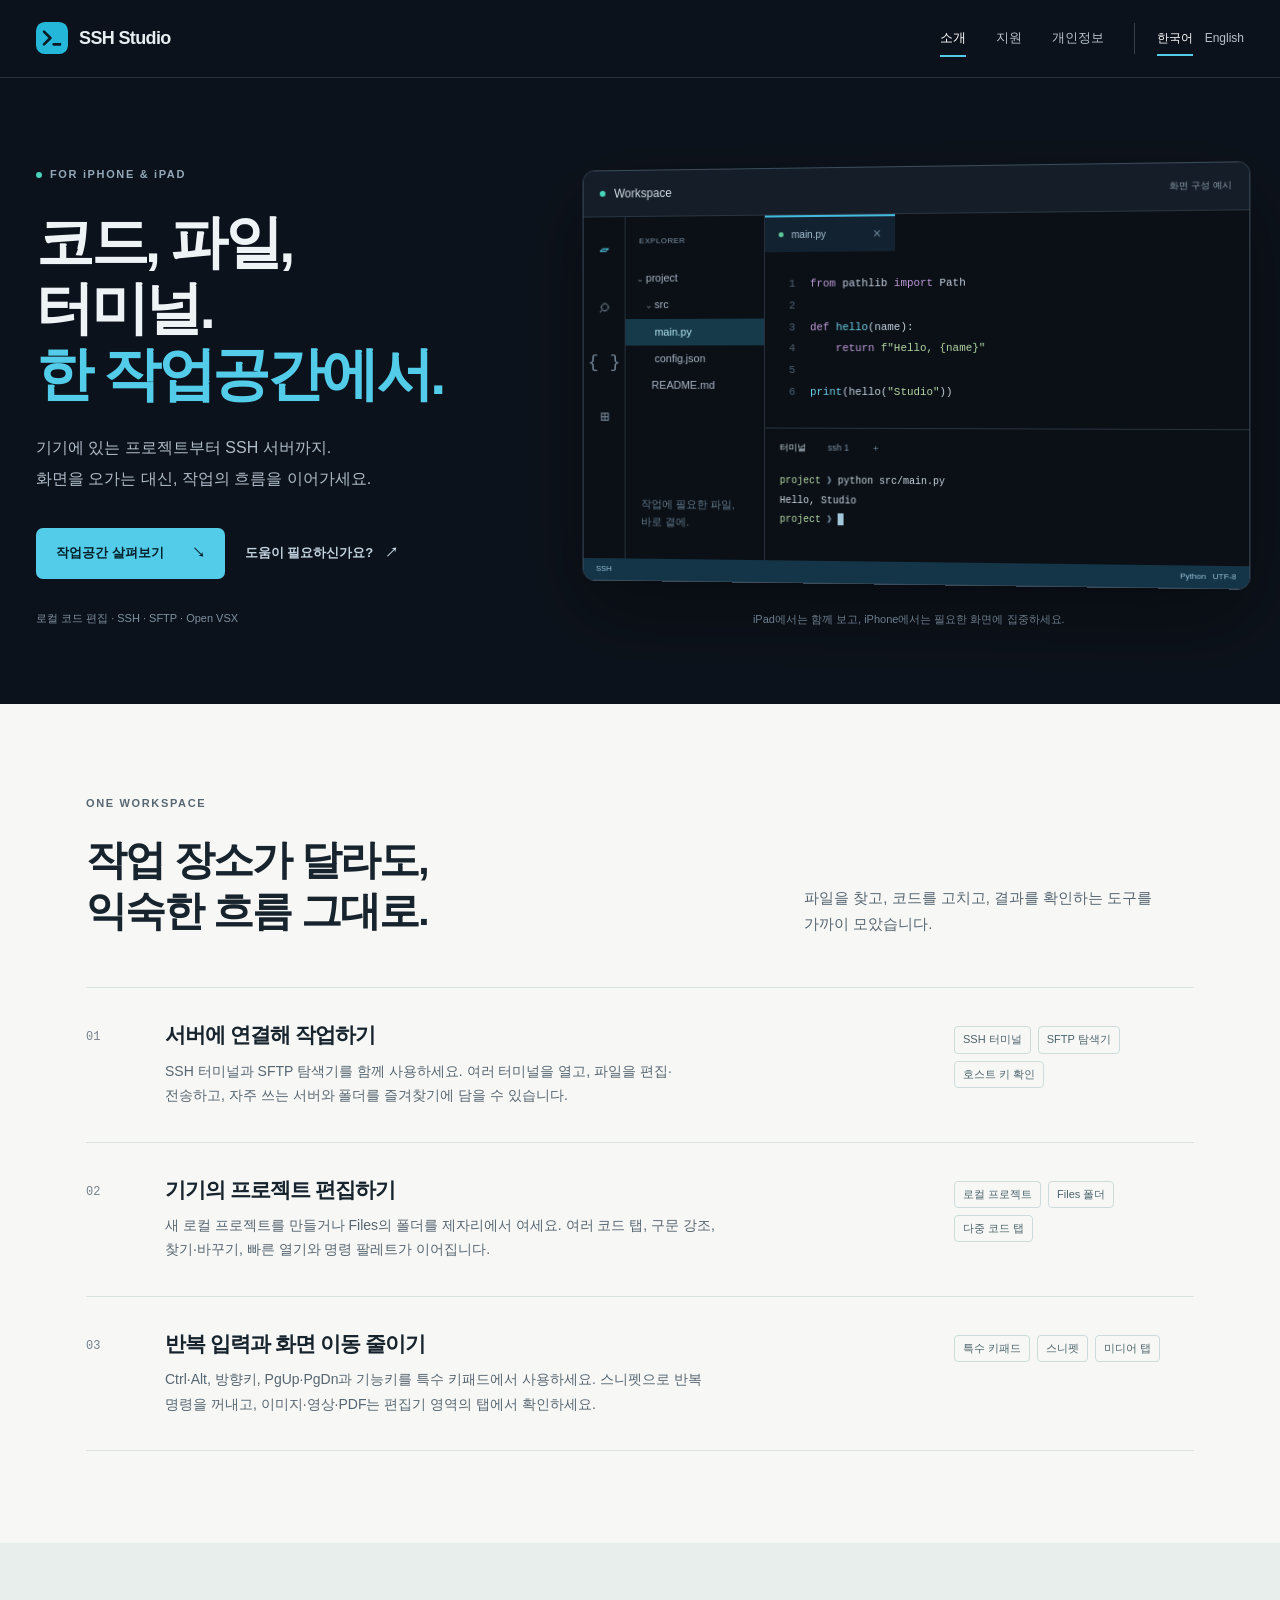
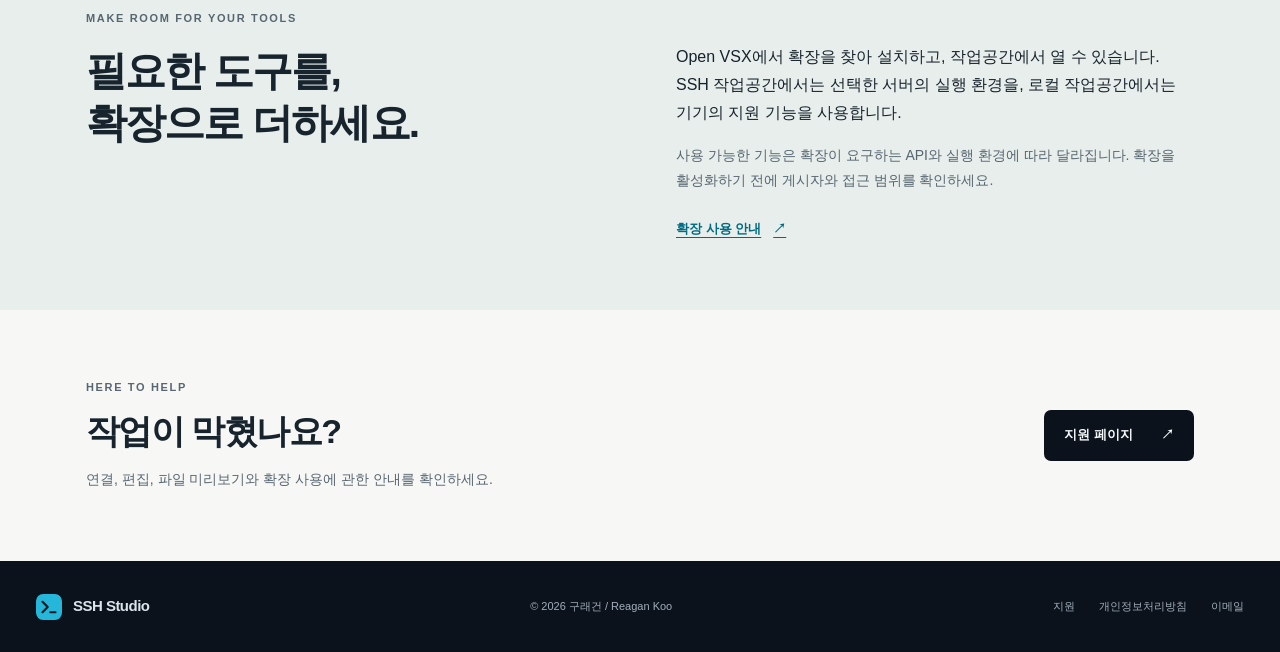
<file: index.html>
<!doctype html>
<html lang="ko">
<head>
  <meta charset="utf-8">
  <meta name="viewport" content="width=device-width, initial-scale=1">
  <meta name="color-scheme" content="light dark">
  <meta name="description" content="SSH Studio는 iPhone과 iPad에서 로컬 코드 편집, SSH 터미널, SFTP 파일 탐색을 하나의 작업공간으로 연결합니다.">
  <meta name="theme-color" content="#0c121b">
  <title>SSH Studio — iPhone과 iPad의 코드 작업공간</title>
  <link rel="canonical" href="https://reagan99.github.io/">
  <link rel="alternate" hreflang="ko" href="https://reagan99.github.io/">
  <link rel="alternate" hreflang="en" href="https://reagan99.github.io/en/">
  <link rel="alternate" hreflang="x-default" href="https://reagan99.github.io/">
  <link rel="icon" href="assets/mark.svg" type="image/svg+xml">
  <link rel="stylesheet" href="assets/style.css">
</head>
<body>
  <a class="skip-link" href="#main">본문으로 건너뛰기</a>
  <header class="site-header">
    <div class="header-inner">
      <a class="brand" href="index.html" aria-label="SSH Studio 홈"><img src="assets/mark.svg" width="32" height="32" alt=""><span>SSH Studio</span></a>
      <div class="header-tools"><nav aria-label="주 메뉴"><a href="index.html" aria-current="page">소개</a><a href="support.html">지원</a><a href="privacy.html">개인정보</a></nav><nav class="language-switch" aria-label="언어 선택"><a href="index.html" lang="ko" hreflang="ko" aria-current="true">한국어</a><a href="en/index.html" lang="en" hreflang="en">English</a></nav></div>
    </div>
  </header>
  <main id="main">
    <section class="hero">
      <div class="hero-inner">
        <div class="hero-copy">
          <p class="eyebrow"><span class="small-dot" aria-hidden="true"></span> FOR iPHONE &amp; iPAD</p>
          <h1>코드, 파일,<br>터미널.<br><span>한 작업공간에서.</span></h1>
          <p class="hero-description">기기에 있는 프로젝트부터 SSH 서버까지.<br>화면을 오가는 대신, 작업의 흐름을 이어가세요.</p>
          <div class="actions"><a class="button button-primary" href="#workspace">작업공간 살펴보기 <span aria-hidden="true">↘</span></a><a class="text-link" href="support.html">도움이 필요하신가요? <span aria-hidden="true">↗</span></a></div>
          <p class="hero-platform">로컬 코드 편집 · SSH · SFTP · Open VSX</p>
        </div>
        <figure class="workspace-figure">
          <div class="workspace-demo" role="img" aria-label="iPad 작업공간 구성 예시. 왼쪽에 파일 탐색기, 오른쪽에 코드 편집기, 아래에 SSH 터미널이 배치되어 있습니다.">
            <div class="demo-top"><span class="demo-project"><span class="small-dot" aria-hidden="true"></span> Workspace</span><span class="demo-caption">화면 구성 예시</span></div>
            <div class="demo-body">
              <div class="demo-activity" aria-hidden="true"><span class="active">▱</span><span>⌕</span><span>{ }</span><span>⊞</span></div>
              <div class="demo-explorer" aria-hidden="true"><div class="demo-label">EXPLORER</div><div class="demo-folder">⌄ project</div><div class="demo-file">⌄ src</div><div class="demo-file selected">&nbsp;&nbsp; main.py</div><div class="demo-file">&nbsp;&nbsp; config.json</div><div class="demo-file">&nbsp; README.md</div><div class="demo-folder-label">작업에 필요한 파일,<br>바로 곁에.</div></div>
              <div class="demo-editor" aria-hidden="true"><div class="demo-tab"><span class="file-dot"></span> main.py <span>×</span></div><div class="demo-code"><div><i>1</i><span class="code-purple">from</span> pathlib <span class="code-purple">import</span> Path</div><div><i>2</i></div><div><i>3</i><span class="code-purple">def</span> <span class="code-cyan">hello</span>(name):</div><div><i>4</i>&nbsp;&nbsp;&nbsp;&nbsp;<span class="code-purple">return</span> <span class="code-green">f"Hello, {name}"</span></div><div><i>5</i></div><div><i>6</i><span class="code-cyan">print</span>(hello(<span class="code-green">"Studio"</span>))</div></div><div class="demo-terminal"><div class="demo-terminal-tabs"><span>터미널</span><span>ssh 1</span><span aria-hidden="true">＋</span></div><div class="demo-terminal-code"><span class="code-green">project</span> <span class="code-muted">❯</span> python src/main.py<br>Hello, Studio<br><span class="code-green">project</span> <span class="code-muted">❯</span> <span class="cursor-block"></span></div></div></div>
            </div>
            <div class="demo-status"><span>SSH</span><span>Python &nbsp; UTF-8</span></div>
          </div>
          <figcaption>iPad에서는 함께 보고, iPhone에서는 필요한 화면에 집중하세요.</figcaption>
        </figure>
      </div>
    </section>
    <section class="section workspace-section" id="workspace">
      <div class="section-heading"><p class="eyebrow">ONE WORKSPACE</p><h2>작업 장소가 달라도,<br>익숙한 흐름 그대로.</h2><p>파일을 찾고, 코드를 고치고, 결과를 확인하는 도구를 가까이 모았습니다.</p></div>
      <div class="workflow-list">
        <article class="workflow-row"><span class="row-number">01</span><div><h3>서버에 연결해 작업하기</h3><p>SSH 터미널과 SFTP 탐색기를 함께 사용하세요. 여러 터미널을 열고, 파일을 편집·전송하고, 자주 쓰는 서버와 폴더를 즐겨찾기에 담을 수 있습니다.</p></div><div class="row-tags"><span>SSH 터미널</span><span>SFTP 탐색기</span><span>호스트 키 확인</span></div></article>
        <article class="workflow-row"><span class="row-number">02</span><div><h3>기기의 프로젝트 편집하기</h3><p>새 로컬 프로젝트를 만들거나 Files의 폴더를 제자리에서 여세요. 여러 코드 탭, 구문 강조, 찾기·바꾸기, 빠른 열기와 명령 팔레트가 이어집니다.</p></div><div class="row-tags"><span>로컬 프로젝트</span><span>Files 폴더</span><span>다중 코드 탭</span></div></article>
        <article class="workflow-row"><span class="row-number">03</span><div><h3>반복 입력과 화면 이동 줄이기</h3><p>Ctrl·Alt, 방향키, PgUp·PgDn과 기능키를 특수 키패드에서 사용하세요. 스니펫으로 반복 명령을 꺼내고, 이미지·영상·PDF는 편집기 영역의 탭에서 확인하세요.</p></div><div class="row-tags"><span>특수 키패드</span><span>스니펫</span><span>미디어 탭</span></div></article>
      </div>
    </section>
    <section class="extension-section"><div class="section extension-inner"><div><p class="eyebrow">MAKE ROOM FOR YOUR TOOLS</p><h2>필요한 도구를,<br>확장으로 더하세요.</h2></div><div><p>Open VSX에서 확장을 찾아 설치하고, 작업공간에서 열 수 있습니다. SSH 작업공간에서는 선택한 서버의 실행 환경을, 로컬 작업공간에서는 기기의 지원 기능을 사용합니다.</p><p class="muted">사용 가능한 기능은 확장이 요구하는 API와 실행 환경에 따라 달라집니다. 확장을 활성화하기 전에 게시자와 접근 범위를 확인하세요.</p><a class="text-link" href="support.html#extensions">확장 사용 안내 <span aria-hidden="true">↗</span></a></div></div></section>
    <section class="section closing-section"><div><p class="eyebrow">HERE TO HELP</p><h2>작업이 막혔나요?</h2><p>연결, 편집, 파일 미리보기와 확장 사용에 관한 안내를 확인하세요.</p></div><a class="button button-dark" href="support.html">지원 페이지 <span aria-hidden="true">↗</span></a></section>
  </main>
  <footer class="site-footer"><div class="footer-inner"><a class="brand" href="index.html"><img src="assets/mark.svg" width="26" height="26" alt=""><span>SSH Studio</span></a><p>© 2026 구래건 / Reagan Koo</p><nav aria-label="푸터 메뉴"><a href="support.html">지원</a><a href="privacy.html">개인정보처리방침</a><a href="mailto:reagan9@naver.com">이메일</a></nav></div></footer>
</body>
</html>
</file>
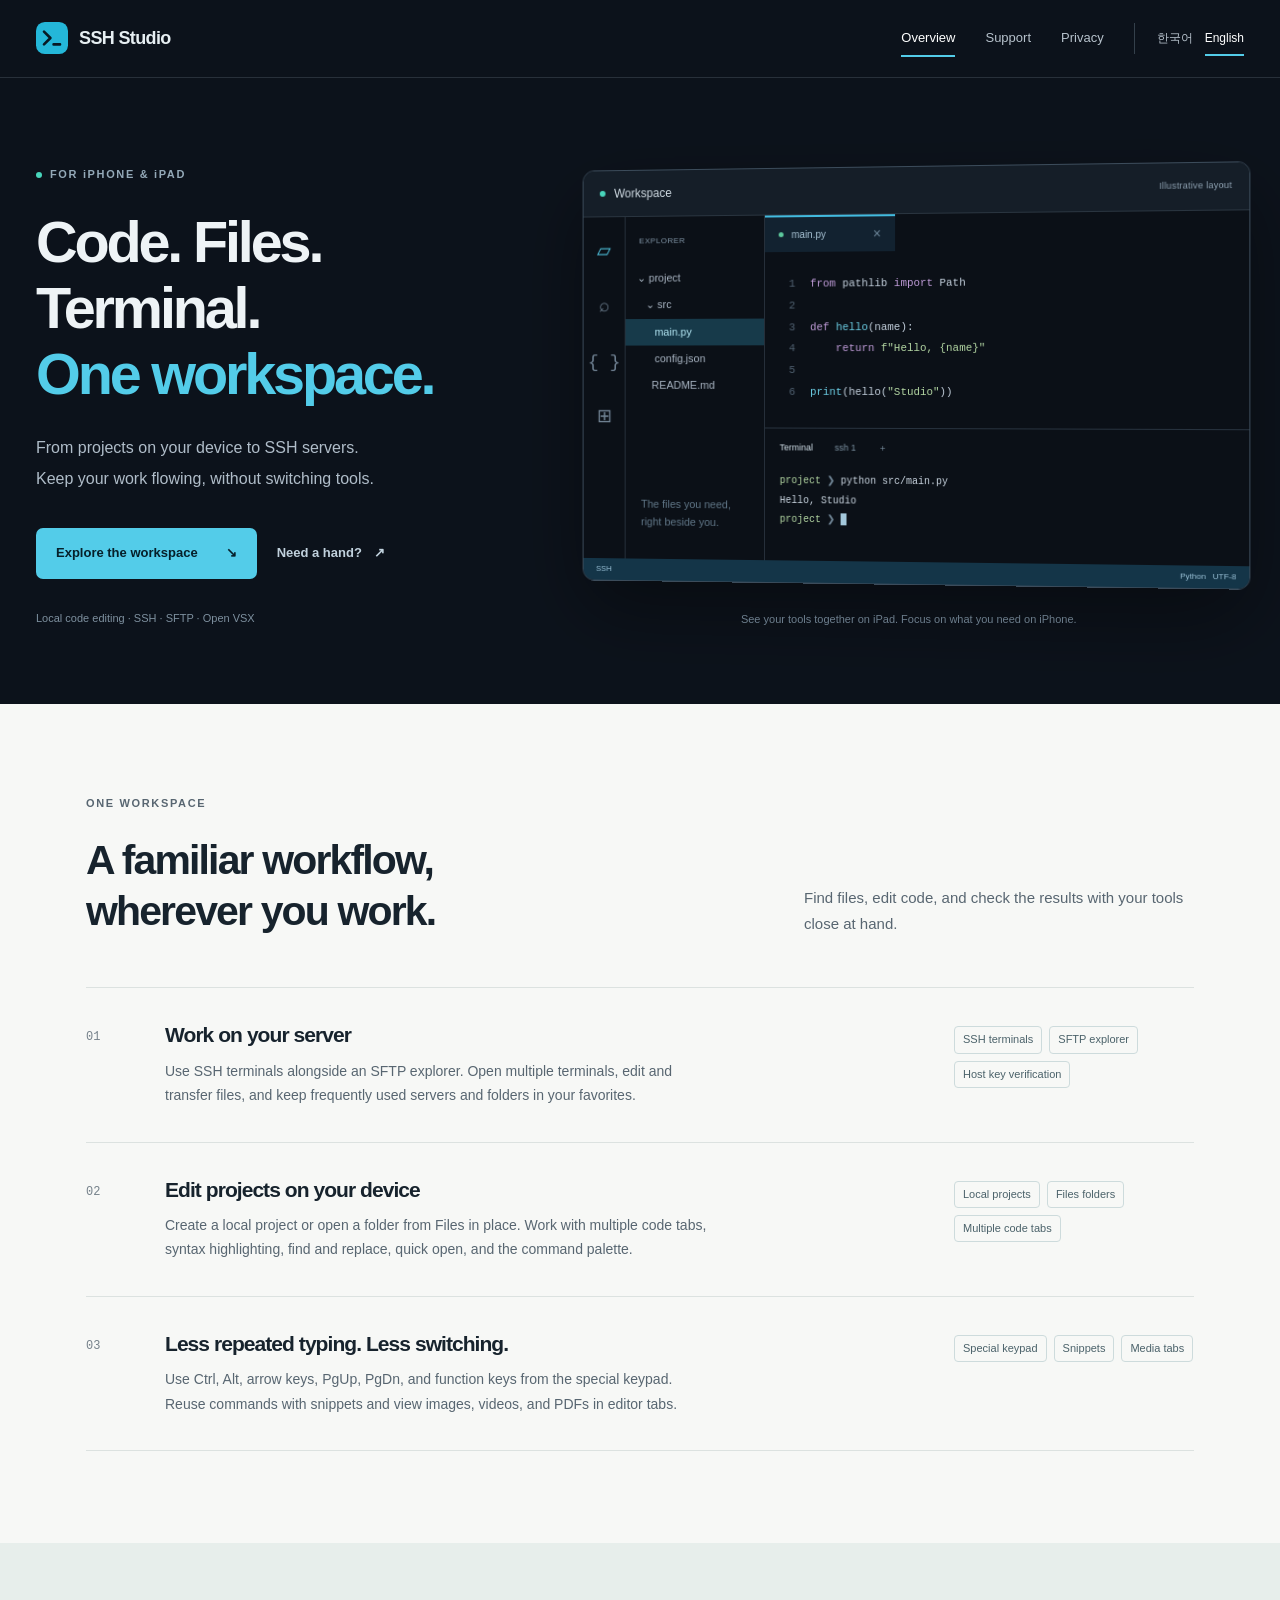
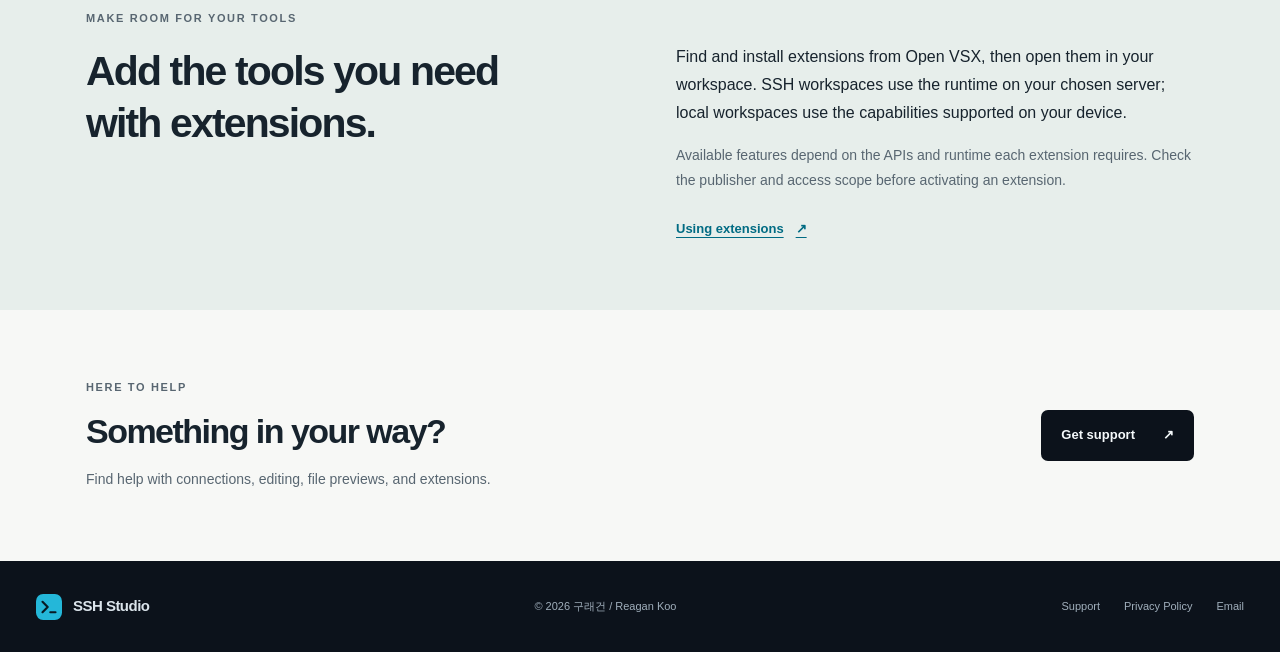
<file: en/index.html>
<!doctype html>
<html lang="en">
<head>
  <meta charset="utf-8">
  <meta name="viewport" content="width=device-width, initial-scale=1">
  <meta name="color-scheme" content="light dark">
  <meta name="description" content="SSH Studio brings local code editing, SSH terminals, and SFTP file browsing into one workspace on iPhone and iPad.">
  <meta name="theme-color" content="#0c121b">
  <title>SSH Studio — Your code workspace on iPhone and iPad</title>
  <link rel="canonical" href="https://reagan99.github.io/en/">
  <link rel="alternate" hreflang="ko" href="https://reagan99.github.io/">
  <link rel="alternate" hreflang="en" href="https://reagan99.github.io/en/">
  <link rel="alternate" hreflang="x-default" href="https://reagan99.github.io/">
  <link rel="icon" href="../assets/mark.svg" type="image/svg+xml">
  <link rel="stylesheet" href="../assets/style.css">
</head>
<body>
  <a class="skip-link" href="#main">Skip to content</a>
  <header class="site-header">
    <div class="header-inner">
      <a class="brand" href="index.html" aria-label="SSH Studio home"><img src="../assets/mark.svg" width="32" height="32" alt=""><span>SSH Studio</span></a>
      <div class="header-tools"><nav aria-label="Main navigation"><a href="index.html" aria-current="page">Overview</a><a href="support.html">Support</a><a href="privacy.html">Privacy</a></nav><nav class="language-switch" aria-label="Language"><a href="../index.html" lang="ko" hreflang="ko">한국어</a><a href="index.html" lang="en" hreflang="en" aria-current="true">English</a></nav></div>
    </div>
  </header>
  <main id="main">
    <section class="hero">
      <div class="hero-inner">
        <div class="hero-copy">
          <p class="eyebrow"><span class="small-dot" aria-hidden="true"></span> FOR iPHONE &amp; iPAD</p>
          <h1>Code. Files.<br>Terminal.<br><span>One workspace.</span></h1>
          <p class="hero-description">From projects on your device to SSH servers.<br>Keep your work flowing, without switching tools.</p>
          <div class="actions"><a class="button button-primary" href="#workspace">Explore the workspace <span aria-hidden="true">↘</span></a><a class="text-link" href="support.html">Need a hand? <span aria-hidden="true">↗</span></a></div>
          <p class="hero-platform">Local code editing · SSH · SFTP · Open VSX</p>
        </div>
        <figure class="workspace-figure">
          <div class="workspace-demo" role="img" aria-label="Illustrative iPad workspace with a file explorer on the left, a code editor on the right, and an SSH terminal below.">
            <div class="demo-top"><span class="demo-project"><span class="small-dot" aria-hidden="true"></span> Workspace</span><span class="demo-caption">Illustrative layout</span></div>
            <div class="demo-body">
              <div class="demo-activity" aria-hidden="true"><span class="active">▱</span><span>⌕</span><span>{ }</span><span>⊞</span></div>
              <div class="demo-explorer" aria-hidden="true"><div class="demo-label">EXPLORER</div><div class="demo-folder">⌄ project</div><div class="demo-file">⌄ src</div><div class="demo-file selected">&nbsp;&nbsp; main.py</div><div class="demo-file">&nbsp;&nbsp; config.json</div><div class="demo-file">&nbsp; README.md</div><div class="demo-folder-label">The files you need,<br>right beside you.</div></div>
              <div class="demo-editor" aria-hidden="true"><div class="demo-tab"><span class="file-dot"></span> main.py <span>×</span></div><div class="demo-code"><div><i>1</i><span class="code-purple">from</span> pathlib <span class="code-purple">import</span> Path</div><div><i>2</i></div><div><i>3</i><span class="code-purple">def</span> <span class="code-cyan">hello</span>(name):</div><div><i>4</i>&nbsp;&nbsp;&nbsp;&nbsp;<span class="code-purple">return</span> <span class="code-green">f"Hello, {name}"</span></div><div><i>5</i></div><div><i>6</i><span class="code-cyan">print</span>(hello(<span class="code-green">"Studio"</span>))</div></div><div class="demo-terminal"><div class="demo-terminal-tabs"><span>Terminal</span><span>ssh 1</span><span aria-hidden="true">＋</span></div><div class="demo-terminal-code"><span class="code-green">project</span> <span class="code-muted">❯</span> python src/main.py<br>Hello, Studio<br><span class="code-green">project</span> <span class="code-muted">❯</span> <span class="cursor-block"></span></div></div></div>
            </div>
            <div class="demo-status"><span>SSH</span><span>Python &nbsp; UTF-8</span></div>
          </div>
          <figcaption>See your tools together on iPad. Focus on what you need on iPhone.</figcaption>
        </figure>
      </div>
    </section>
    <section class="section workspace-section" id="workspace">
      <div class="section-heading"><p class="eyebrow">ONE WORKSPACE</p><h2>A familiar workflow,<br>wherever you work.</h2><p>Find files, edit code, and check the results with your tools close at hand.</p></div>
      <div class="workflow-list">
        <article class="workflow-row"><span class="row-number">01</span><div><h3>Work on your server</h3><p>Use SSH terminals alongside an SFTP explorer. Open multiple terminals, edit and transfer files, and keep frequently used servers and folders in your favorites.</p></div><div class="row-tags"><span>SSH terminals</span><span>SFTP explorer</span><span>Host key verification</span></div></article>
        <article class="workflow-row"><span class="row-number">02</span><div><h3>Edit projects on your device</h3><p>Create a local project or open a folder from Files in place. Work with multiple code tabs, syntax highlighting, find and replace, quick open, and the command palette.</p></div><div class="row-tags"><span>Local projects</span><span>Files folders</span><span>Multiple code tabs</span></div></article>
        <article class="workflow-row"><span class="row-number">03</span><div><h3>Less repeated typing. Less switching.</h3><p>Use Ctrl, Alt, arrow keys, PgUp, PgDn, and function keys from the special keypad. Reuse commands with snippets and view images, videos, and PDFs in editor tabs.</p></div><div class="row-tags"><span>Special keypad</span><span>Snippets</span><span>Media tabs</span></div></article>
      </div>
    </section>
    <section class="extension-section"><div class="section extension-inner"><div><p class="eyebrow">MAKE ROOM FOR YOUR TOOLS</p><h2>Add the tools you need<br>with extensions.</h2></div><div><p>Find and install extensions from Open VSX, then open them in your workspace. SSH workspaces use the runtime on your chosen server; local workspaces use the capabilities supported on your device.</p><p class="muted">Available features depend on the APIs and runtime each extension requires. Check the publisher and access scope before activating an extension.</p><a class="text-link" href="support.html#extensions">Using extensions <span aria-hidden="true">↗</span></a></div></div></section>
    <section class="section closing-section"><div><p class="eyebrow">HERE TO HELP</p><h2>Something in your way?</h2><p>Find help with connections, editing, file previews, and extensions.</p></div><a class="button button-dark" href="support.html">Get support <span aria-hidden="true">↗</span></a></section>
  </main>
  <footer class="site-footer"><div class="footer-inner"><a class="brand" href="index.html"><img src="../assets/mark.svg" width="26" height="26" alt=""><span>SSH Studio</span></a><p>© 2026 구래건 / Reagan Koo</p><nav aria-label="Footer navigation"><a href="support.html">Support</a><a href="privacy.html">Privacy Policy</a><a href="mailto:reagan9@naver.com">Email</a></nav></div></footer>
</body>
</html>
</file>
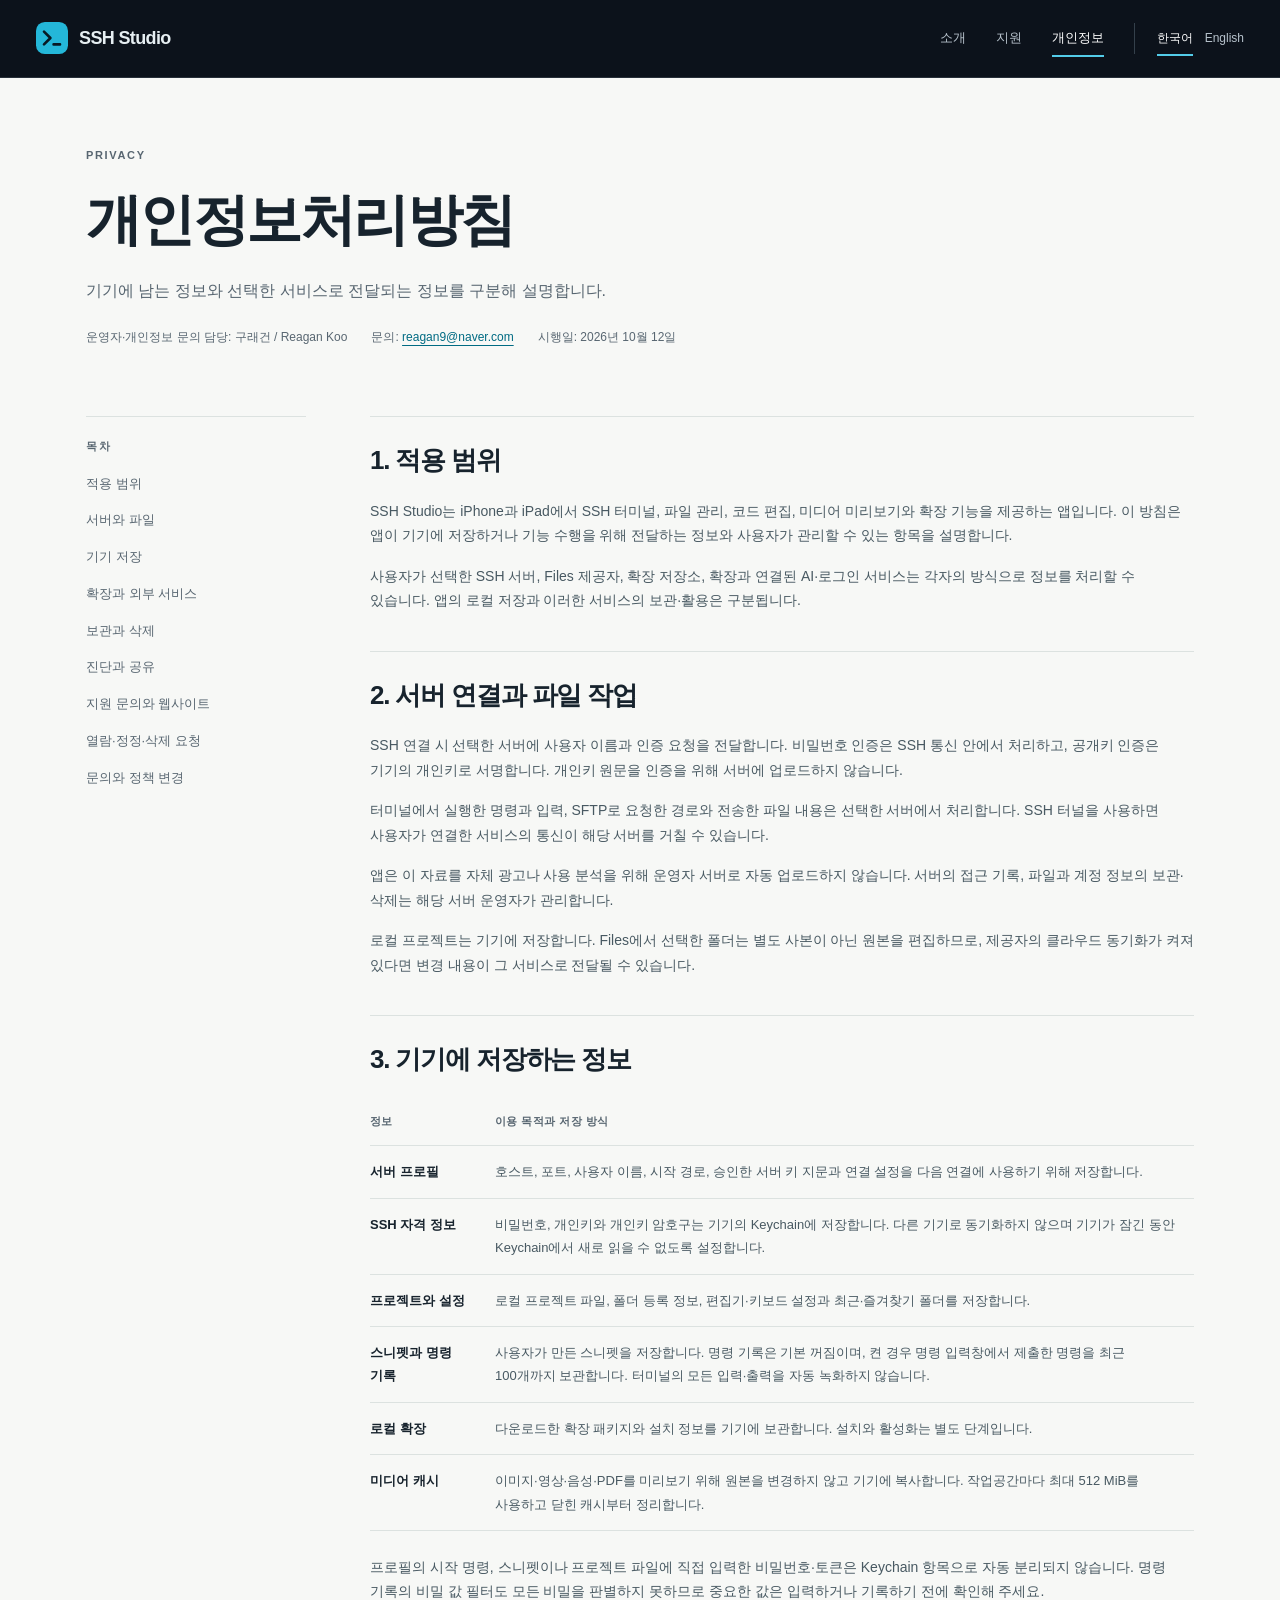
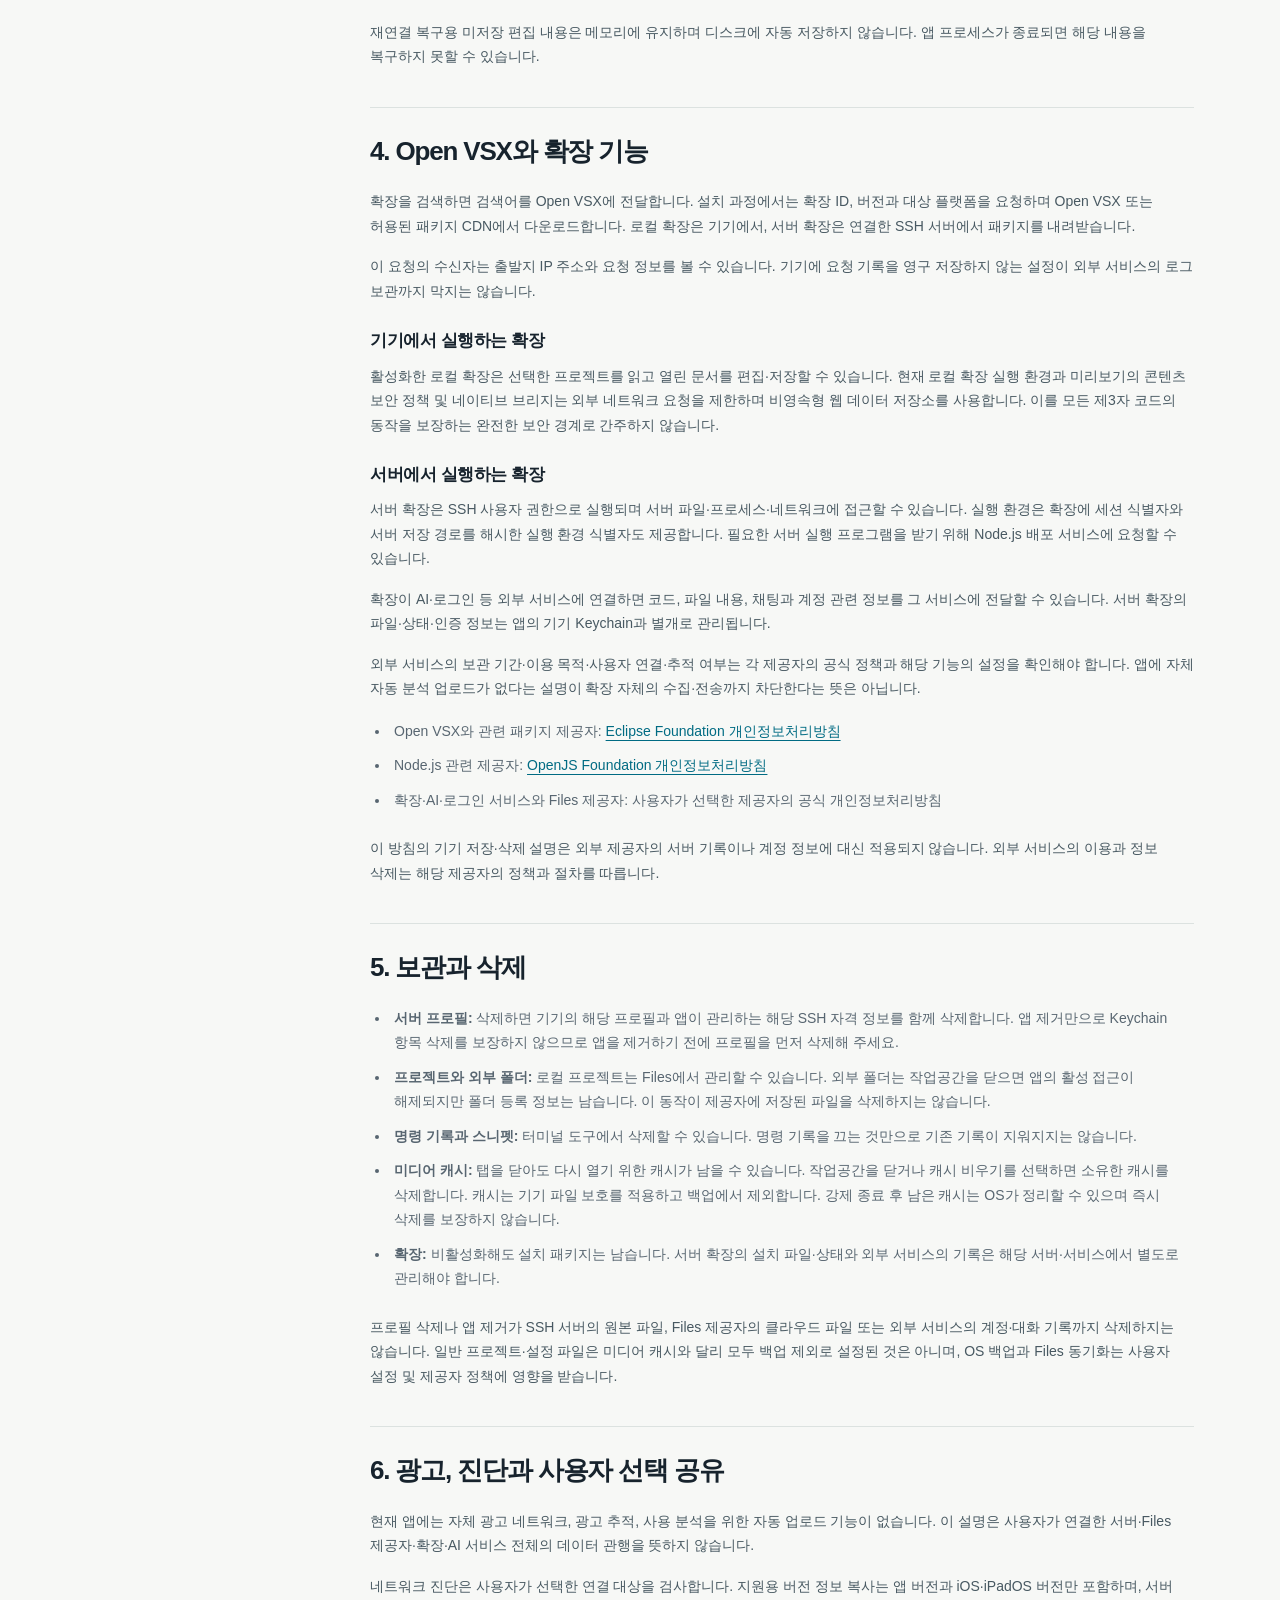
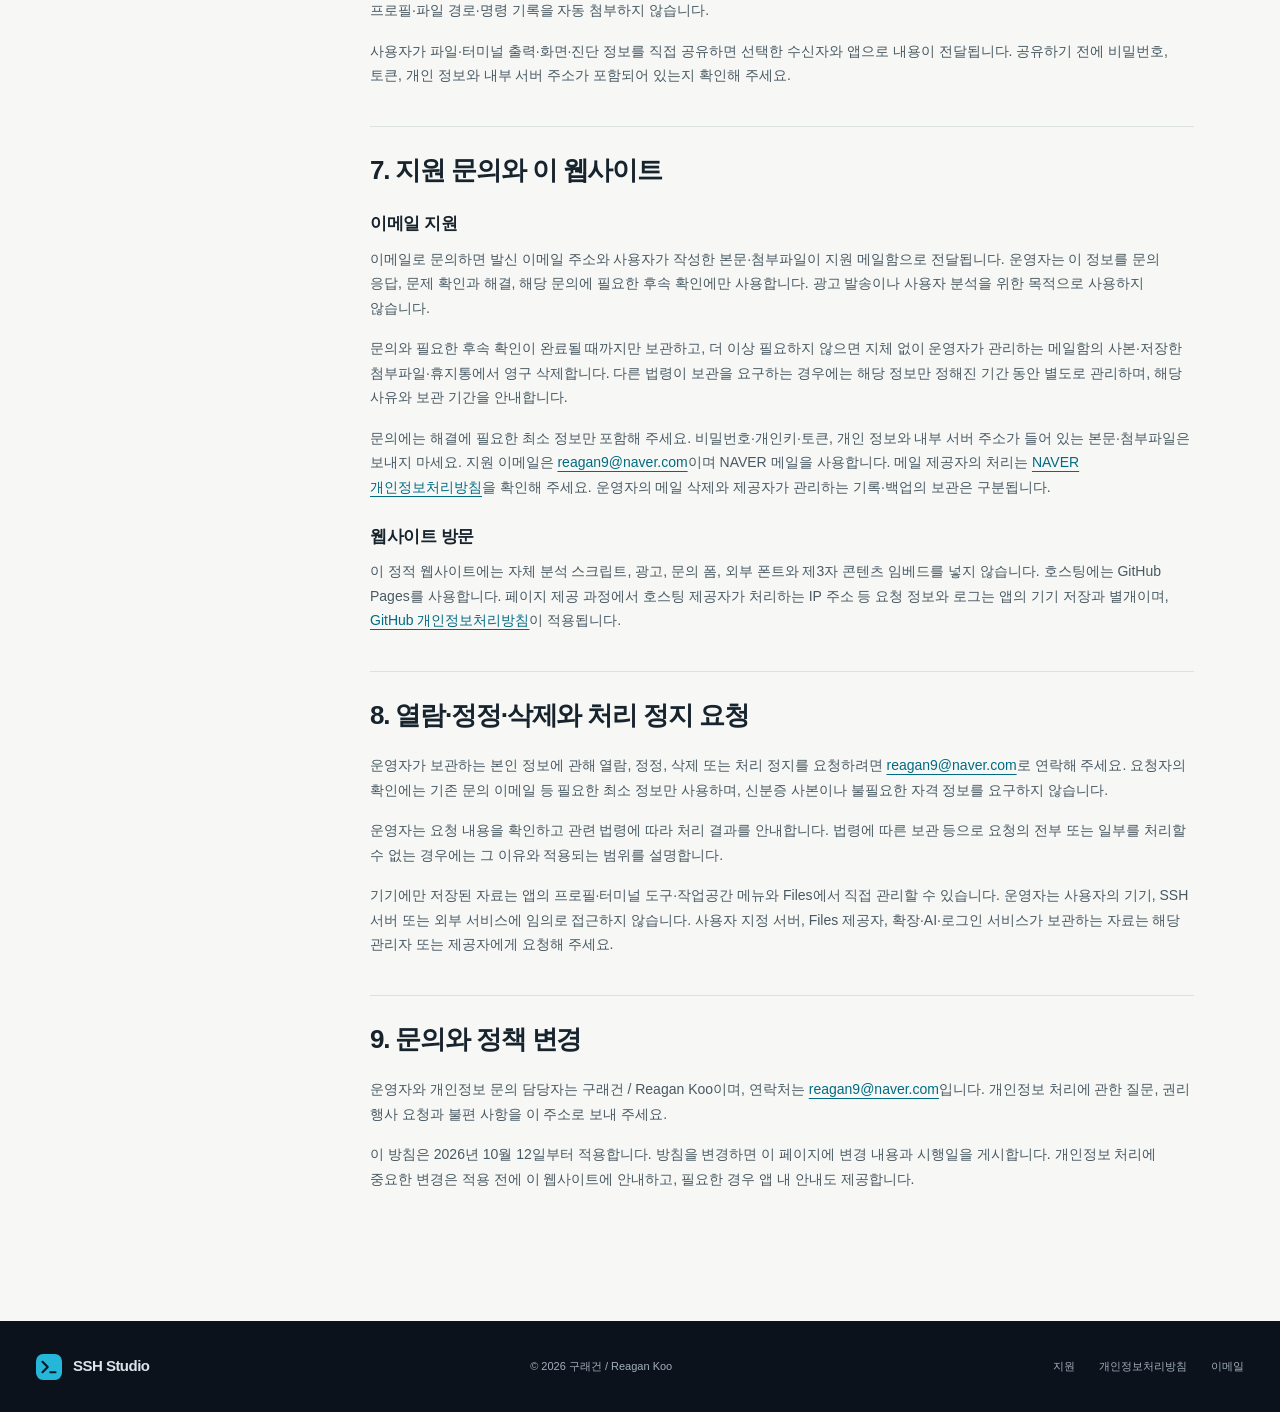
<file: privacy.html>
<!doctype html>
<html lang="ko">
<head>
  <meta charset="utf-8">
  <meta name="viewport" content="width=device-width, initial-scale=1">
  <meta name="color-scheme" content="light dark">
  <meta name="description" content="SSH Studio의 기기 저장 정보, SSH 및 확장 데이터 흐름, 보관과 삭제에 관한 개인정보 처리 안내.">
  <meta name="theme-color" content="#0c121b">
  <title>개인정보처리방침 — SSH Studio</title>
  <link rel="canonical" href="https://reagan99.github.io/privacy.html">
  <link rel="alternate" hreflang="ko" href="https://reagan99.github.io/privacy.html">
  <link rel="alternate" hreflang="en" href="https://reagan99.github.io/en/privacy.html">
  <link rel="alternate" hreflang="x-default" href="https://reagan99.github.io/privacy.html">
  <link rel="icon" href="assets/mark.svg" type="image/svg+xml">
  <link rel="stylesheet" href="assets/style.css">
</head>
<body>
  <a class="skip-link" href="#main">본문으로 건너뛰기</a>
  <header class="site-header"><div class="header-inner"><a class="brand" href="index.html" aria-label="SSH Studio 홈"><img src="assets/mark.svg" width="32" height="32" alt=""><span>SSH Studio</span></a><div class="header-tools"><nav aria-label="주 메뉴"><a href="index.html">소개</a><a href="support.html">지원</a><a href="privacy.html" aria-current="page">개인정보</a></nav><nav class="language-switch" aria-label="언어 선택"><a href="privacy.html" lang="ko" hreflang="ko" aria-current="true">한국어</a><a href="en/privacy.html" lang="en" hreflang="en">English</a></nav></div></div></header>
  <main id="main">
    <section class="page-heading section privacy-heading"><p class="eyebrow">PRIVACY</p><h1>개인정보처리방침</h1><p>기기에 남는 정보와 선택한 서비스로 전달되는 정보를 구분해 설명합니다.</p><div class="policy-meta"><span>운영자·개인정보 문의 담당: 구래건 / Reagan Koo</span><span>문의: <a href="mailto:reagan9@naver.com">reagan9@naver.com</a></span><span>시행일: 2026년 10월 12일</span></div></section>
    <div class="section policy-layout">
      <aside class="page-index" aria-label="개인정보처리방침 목차"><p class="eyebrow">목차</p><a href="#scope">적용 범위</a><a href="#connections">서버와 파일</a><a href="#device">기기 저장</a><a href="#extensions">확장과 외부 서비스</a><a href="#deletion">보관과 삭제</a><a href="#diagnostics">진단과 공유</a><a href="#support-data">지원 문의와 웹사이트</a><a href="#rights">열람·정정·삭제 요청</a><a href="#changes">문의와 정책 변경</a></aside>
      <article class="policy-content">
        <section id="scope"><h2>1. 적용 범위</h2><p>SSH Studio는 iPhone과 iPad에서 SSH 터미널, 파일 관리, 코드 편집, 미디어 미리보기와 확장 기능을 제공하는 앱입니다. 이 방침은 앱이 기기에 저장하거나 기능 수행을 위해 전달하는 정보와 사용자가 관리할 수 있는 항목을 설명합니다.</p><p>사용자가 선택한 SSH 서버, Files 제공자, 확장 저장소, 확장과 연결된 AI·로그인 서비스는 각자의 방식으로 정보를 처리할 수 있습니다. 앱의 로컬 저장과 이러한 서비스의 보관·활용은 구분됩니다.</p></section>
        <section id="connections"><h2>2. 서버 연결과 파일 작업</h2><p>SSH 연결 시 선택한 서버에 사용자 이름과 인증 요청을 전달합니다. 비밀번호 인증은 SSH 통신 안에서 처리하고, 공개키 인증은 기기의 개인키로 서명합니다. 개인키 원문을 인증을 위해 서버에 업로드하지 않습니다.</p><p>터미널에서 실행한 명령과 입력, SFTP로 요청한 경로와 전송한 파일 내용은 선택한 서버에서 처리합니다. SSH 터널을 사용하면 사용자가 연결한 서비스의 통신이 해당 서버를 거칠 수 있습니다.</p><p>앱은 이 자료를 자체 광고나 사용 분석을 위해 운영자 서버로 자동 업로드하지 않습니다. 서버의 접근 기록, 파일과 계정 정보의 보관·삭제는 해당 서버 운영자가 관리합니다.</p><p>로컬 프로젝트는 기기에 저장합니다. Files에서 선택한 폴더는 별도 사본이 아닌 원본을 편집하므로, 제공자의 클라우드 동기화가 켜져 있다면 변경 내용이 그 서비스로 전달될 수 있습니다.</p></section>
        <section id="device"><h2>3. 기기에 저장하는 정보</h2><div class="data-table-wrap"><table class="data-table"><caption class="visually-hidden">저장하는 정보와 이용 목적 및 방식</caption><thead><tr><th scope="col">정보</th><th scope="col">이용 목적과 저장 방식</th></tr></thead><tbody><tr><th scope="row">서버 프로필</th><td>호스트, 포트, 사용자 이름, 시작 경로, 승인한 서버 키 지문과 연결 설정을 다음 연결에 사용하기 위해 저장합니다.</td></tr><tr><th scope="row">SSH 자격 정보</th><td>비밀번호, 개인키와 개인키 암호구는 기기의 Keychain에 저장합니다. 다른 기기로 동기화하지 않으며 기기가 잠긴 동안 Keychain에서 새로 읽을 수 없도록 설정합니다.</td></tr><tr><th scope="row">프로젝트와 설정</th><td>로컬 프로젝트 파일, 폴더 등록 정보, 편집기·키보드 설정과 최근·즐겨찾기 폴더를 저장합니다.</td></tr><tr><th scope="row">스니펫과 명령 기록</th><td>사용자가 만든 스니펫을 저장합니다. 명령 기록은 기본 꺼짐이며, 켠 경우 명령 입력창에서 제출한 명령을 최근 100개까지 보관합니다. 터미널의 모든 입력·출력을 자동 녹화하지 않습니다.</td></tr><tr><th scope="row">로컬 확장</th><td>다운로드한 확장 패키지와 설치 정보를 기기에 보관합니다. 설치와 활성화는 별도 단계입니다.</td></tr><tr><th scope="row">미디어 캐시</th><td>이미지·영상·음성·PDF를 미리보기 위해 원본을 변경하지 않고 기기에 복사합니다. 작업공간마다 최대 512 MiB를 사용하고 닫힌 캐시부터 정리합니다.</td></tr></tbody></table></div><p>프로필의 시작 명령, 스니펫이나 프로젝트 파일에 직접 입력한 비밀번호·토큰은 Keychain 항목으로 자동 분리되지 않습니다. 명령 기록의 비밀 값 필터도 모든 비밀을 판별하지 못하므로 중요한 값은 입력하거나 기록하기 전에 확인해 주세요.</p><p>재연결 복구용 미저장 편집 내용은 메모리에 유지하며 디스크에 자동 저장하지 않습니다. 앱 프로세스가 종료되면 해당 내용을 복구하지 못할 수 있습니다.</p></section>
        <section id="extensions"><h2>4. Open VSX와 확장 기능</h2><p>확장을 검색하면 검색어를 Open VSX에 전달합니다. 설치 과정에서는 확장 ID, 버전과 대상 플랫폼을 요청하며 Open VSX 또는 허용된 패키지 CDN에서 다운로드합니다. 로컬 확장은 기기에서, 서버 확장은 연결한 SSH 서버에서 패키지를 내려받습니다.</p><p>이 요청의 수신자는 출발지 IP 주소와 요청 정보를 볼 수 있습니다. 기기에 요청 기록을 영구 저장하지 않는 설정이 외부 서비스의 로그 보관까지 막지는 않습니다.</p><h3>기기에서 실행하는 확장</h3><p>활성화한 로컬 확장은 선택한 프로젝트를 읽고 열린 문서를 편집·저장할 수 있습니다. 현재 로컬 확장 실행 환경과 미리보기의 콘텐츠 보안 정책 및 네이티브 브리지는 외부 네트워크 요청을 제한하며 비영속형 웹 데이터 저장소를 사용합니다. 이를 모든 제3자 코드의 동작을 보장하는 완전한 보안 경계로 간주하지 않습니다.</p><h3>서버에서 실행하는 확장</h3><p>서버 확장은 SSH 사용자 권한으로 실행되며 서버 파일·프로세스·네트워크에 접근할 수 있습니다. 실행 환경은 확장에 세션 식별자와 서버 저장 경로를 해시한 실행 환경 식별자도 제공합니다. 필요한 서버 실행 프로그램을 받기 위해 Node.js 배포 서비스에 요청할 수 있습니다.</p><p>확장이 AI·로그인 등 외부 서비스에 연결하면 코드, 파일 내용, 채팅과 계정 관련 정보를 그 서비스에 전달할 수 있습니다. 서버 확장의 파일·상태·인증 정보는 앱의 기기 Keychain과 별개로 관리됩니다.</p><p>외부 서비스의 보관 기간·이용 목적·사용자 연결·추적 여부는 각 제공자의 공식 정책과 해당 기능의 설정을 확인해야 합니다. 앱에 자체 자동 분석 업로드가 없다는 설명이 확장 자체의 수집·전송까지 차단한다는 뜻은 아닙니다.</p><ul class="content-list"><li>Open VSX와 관련 패키지 제공자: <a href="https://www.eclipse.org/legal/privacy/">Eclipse Foundation 개인정보처리방침</a></li><li>Node.js 관련 제공자: <a href="https://privacy-policy.openjsf.org/">OpenJS Foundation 개인정보처리방침</a></li><li>확장·AI·로그인 서비스와 Files 제공자: 사용자가 선택한 제공자의 공식 개인정보처리방침</li></ul><p>이 방침의 기기 저장·삭제 설명은 외부 제공자의 서버 기록이나 계정 정보에 대신 적용되지 않습니다. 외부 서비스의 이용과 정보 삭제는 해당 제공자의 정책과 절차를 따릅니다.</p></section>
        <section id="deletion"><h2>5. 보관과 삭제</h2><ul class="content-list"><li><strong>서버 프로필:</strong> 삭제하면 기기의 해당 프로필과 앱이 관리하는 해당 SSH 자격 정보를 함께 삭제합니다. 앱 제거만으로 Keychain 항목 삭제를 보장하지 않으므로 앱을 제거하기 전에 프로필을 먼저 삭제해 주세요.</li><li><strong>프로젝트와 외부 폴더:</strong> 로컬 프로젝트는 Files에서 관리할 수 있습니다. 외부 폴더는 작업공간을 닫으면 앱의 활성 접근이 해제되지만 폴더 등록 정보는 남습니다. 이 동작이 제공자에 저장된 파일을 삭제하지는 않습니다.</li><li><strong>명령 기록과 스니펫:</strong> 터미널 도구에서 삭제할 수 있습니다. 명령 기록을 끄는 것만으로 기존 기록이 지워지지는 않습니다.</li><li><strong>미디어 캐시:</strong> 탭을 닫아도 다시 열기 위한 캐시가 남을 수 있습니다. 작업공간을 닫거나 캐시 비우기를 선택하면 소유한 캐시를 삭제합니다. 캐시는 기기 파일 보호를 적용하고 백업에서 제외합니다. 강제 종료 후 남은 캐시는 OS가 정리할 수 있으며 즉시 삭제를 보장하지 않습니다.</li><li><strong>확장:</strong> 비활성화해도 설치 패키지는 남습니다. 서버 확장의 설치 파일·상태와 외부 서비스의 기록은 해당 서버·서비스에서 별도로 관리해야 합니다.</li></ul><p>프로필 삭제나 앱 제거가 SSH 서버의 원본 파일, Files 제공자의 클라우드 파일 또는 외부 서비스의 계정·대화 기록까지 삭제하지는 않습니다. 일반 프로젝트·설정 파일은 미디어 캐시와 달리 모두 백업 제외로 설정된 것은 아니며, OS 백업과 Files 동기화는 사용자 설정 및 제공자 정책에 영향을 받습니다.</p></section>
        <section id="diagnostics"><h2>6. 광고, 진단과 사용자 선택 공유</h2><p>현재 앱에는 자체 광고 네트워크, 광고 추적, 사용 분석을 위한 자동 업로드 기능이 없습니다. 이 설명은 사용자가 연결한 서버·Files 제공자·확장·AI 서비스 전체의 데이터 관행을 뜻하지 않습니다.</p><p>네트워크 진단은 사용자가 선택한 연결 대상을 검사합니다. 지원용 버전 정보 복사는 앱 버전과 iOS·iPadOS 버전만 포함하며, 서버 프로필·파일 경로·명령 기록을 자동 첨부하지 않습니다.</p><p>사용자가 파일·터미널 출력·화면·진단 정보를 직접 공유하면 선택한 수신자와 앱으로 내용이 전달됩니다. 공유하기 전에 비밀번호, 토큰, 개인 정보와 내부 서버 주소가 포함되어 있는지 확인해 주세요.</p></section>
        <section id="support-data">
          <h2>7. 지원 문의와 이 웹사이트</h2>
          <h3>이메일 지원</h3>
          <p>이메일로 문의하면 발신 이메일 주소와 사용자가 작성한 본문·첨부파일이 지원 메일함으로 전달됩니다. 운영자는 이 정보를 문의 응답, 문제 확인과 해결, 해당 문의에 필요한 후속 확인에만 사용합니다. 광고 발송이나 사용자 분석을 위한 목적으로 사용하지 않습니다.</p>
          <p>문의와 필요한 후속 확인이 완료될 때까지만 보관하고, 더 이상 필요하지 않으면 지체 없이 운영자가 관리하는 메일함의 사본·저장한 첨부파일·휴지통에서 영구 삭제합니다. 다른 법령이 보관을 요구하는 경우에는 해당 정보만 정해진 기간 동안 별도로 관리하며, 해당 사유와 보관 기간을 안내합니다.</p>
          <p>문의에는 해결에 필요한 최소 정보만 포함해 주세요. 비밀번호·개인키·토큰, 개인 정보와 내부 서버 주소가 들어 있는 본문·첨부파일은 보내지 마세요. 지원 이메일은 <a href="mailto:reagan9@naver.com">reagan9@naver.com</a>이며 NAVER 메일을 사용합니다. 메일 제공자의 처리는 <a href="https://policy.naver.com/policy/privacy.html">NAVER 개인정보처리방침</a>을 확인해 주세요. 운영자의 메일 삭제와 제공자가 관리하는 기록·백업의 보관은 구분됩니다.</p>
          <h3>웹사이트 방문</h3>
          <p>이 정적 웹사이트에는 자체 분석 스크립트, 광고, 문의 폼, 외부 폰트와 제3자 콘텐츠 임베드를 넣지 않습니다. 호스팅에는 GitHub Pages를 사용합니다. 페이지 제공 과정에서 호스팅 제공자가 처리하는 IP 주소 등 요청 정보와 로그는 앱의 기기 저장과 별개이며, <a href="https://docs.github.com/en/site-policy/privacy-policies/github-general-privacy-statement">GitHub 개인정보처리방침</a>이 적용됩니다.</p>
        </section>
        <section id="rights">
          <h2>8. 열람·정정·삭제와 처리 정지 요청</h2>
          <p>운영자가 보관하는 본인 정보에 관해 열람, 정정, 삭제 또는 처리 정지를 요청하려면 <a href="mailto:reagan9@naver.com">reagan9@naver.com</a>로 연락해 주세요. 요청자의 확인에는 기존 문의 이메일 등 필요한 최소 정보만 사용하며, 신분증 사본이나 불필요한 자격 정보를 요구하지 않습니다.</p>
          <p>운영자는 요청 내용을 확인하고 관련 법령에 따라 처리 결과를 안내합니다. 법령에 따른 보관 등으로 요청의 전부 또는 일부를 처리할 수 없는 경우에는 그 이유와 적용되는 범위를 설명합니다.</p>
          <p>기기에만 저장된 자료는 앱의 프로필·터미널 도구·작업공간 메뉴와 Files에서 직접 관리할 수 있습니다. 운영자는 사용자의 기기, SSH 서버 또는 외부 서비스에 임의로 접근하지 않습니다. 사용자 지정 서버, Files 제공자, 확장·AI·로그인 서비스가 보관하는 자료는 해당 관리자 또는 제공자에게 요청해 주세요.</p>
        </section>
        <section id="changes">
          <h2>9. 문의와 정책 변경</h2>
          <p>운영자와 개인정보 문의 담당자는 구래건 / Reagan Koo이며, 연락처는 <a href="mailto:reagan9@naver.com">reagan9@naver.com</a>입니다. 개인정보 처리에 관한 질문, 권리 행사 요청과 불편 사항을 이 주소로 보내 주세요.</p>
          <p>이 방침은 2026년 10월 12일부터 적용합니다. 방침을 변경하면 이 페이지에 변경 내용과 시행일을 게시합니다. 개인정보 처리에 중요한 변경은 적용 전에 이 웹사이트에 안내하고, 필요한 경우 앱 내 안내도 제공합니다.</p>
        </section>
      </article>
    </div>
  </main>
  <footer class="site-footer"><div class="footer-inner"><a class="brand" href="index.html"><img src="assets/mark.svg" width="26" height="26" alt=""><span>SSH Studio</span></a><p>© 2026 구래건 / Reagan Koo</p><nav aria-label="푸터 메뉴"><a href="support.html">지원</a><a href="privacy.html">개인정보처리방침</a><a href="mailto:reagan9@naver.com">이메일</a></nav></div></footer>
</body>
</html>
</file>
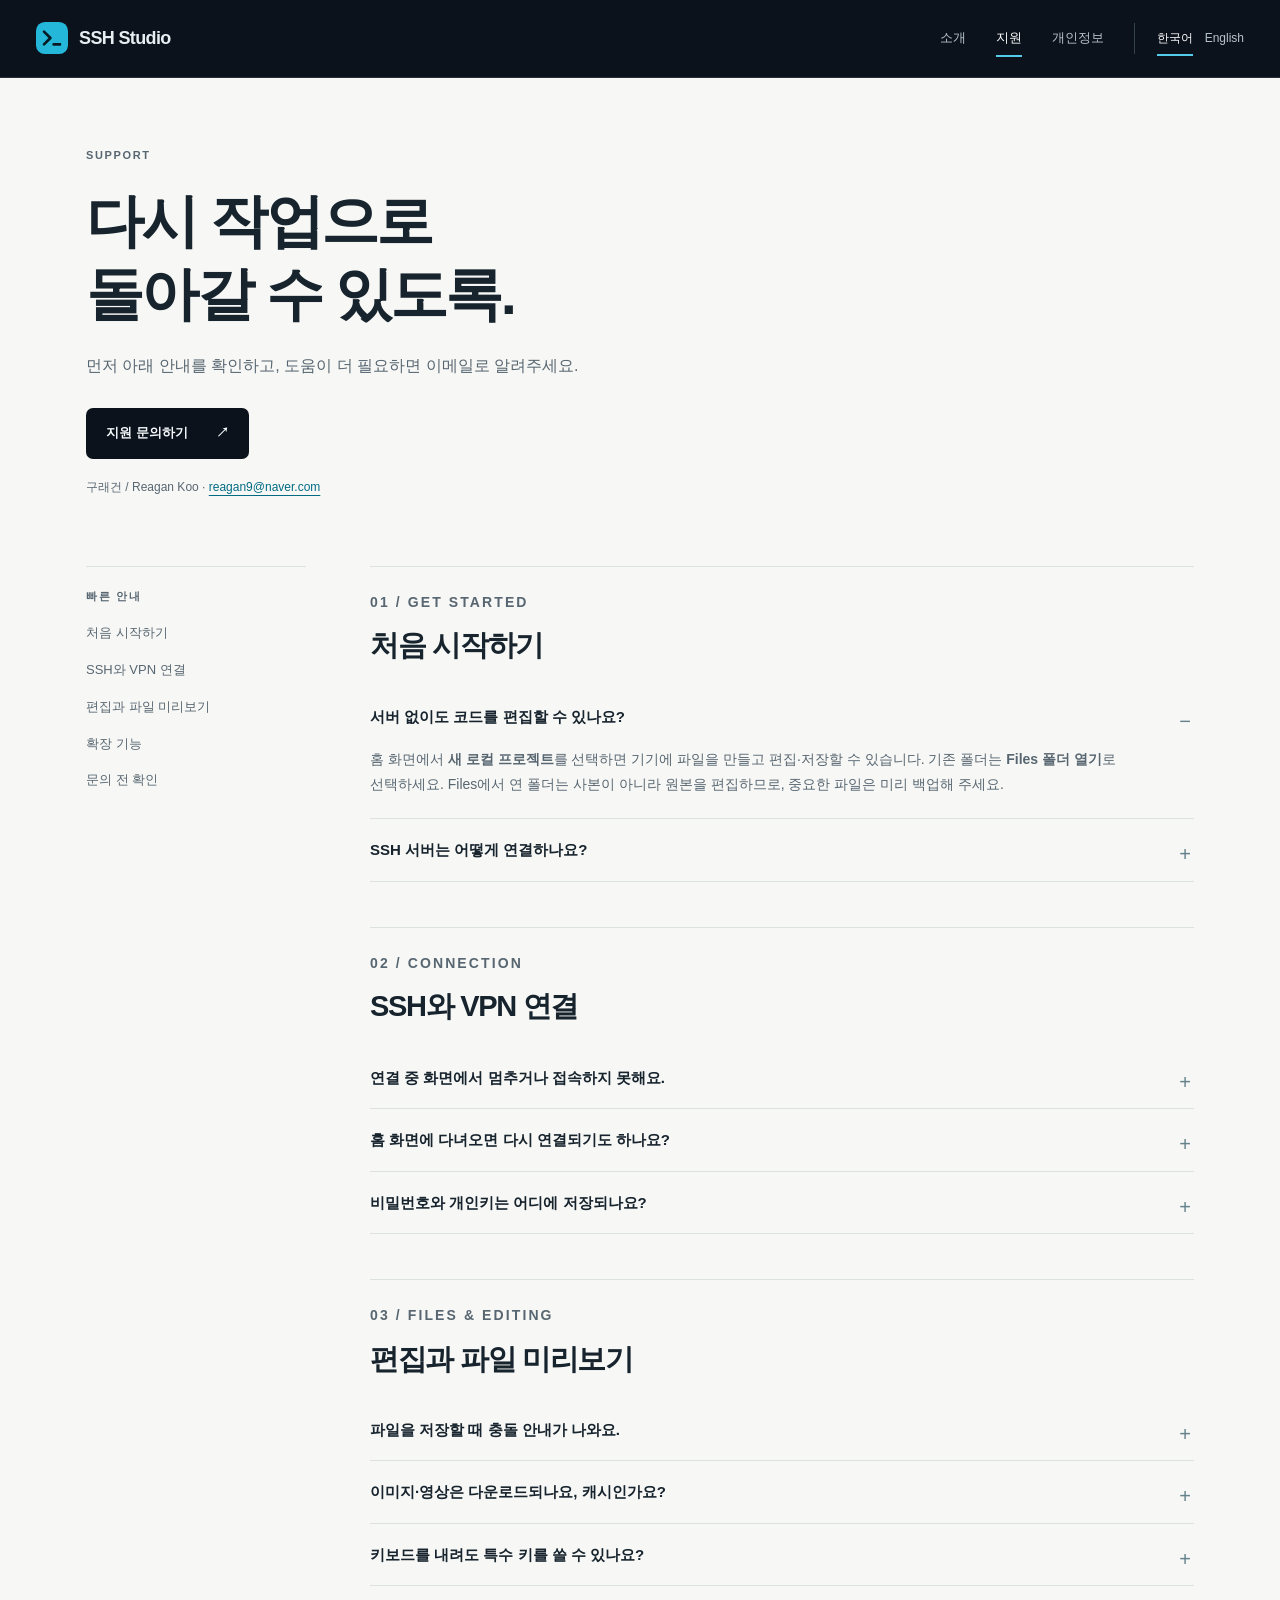
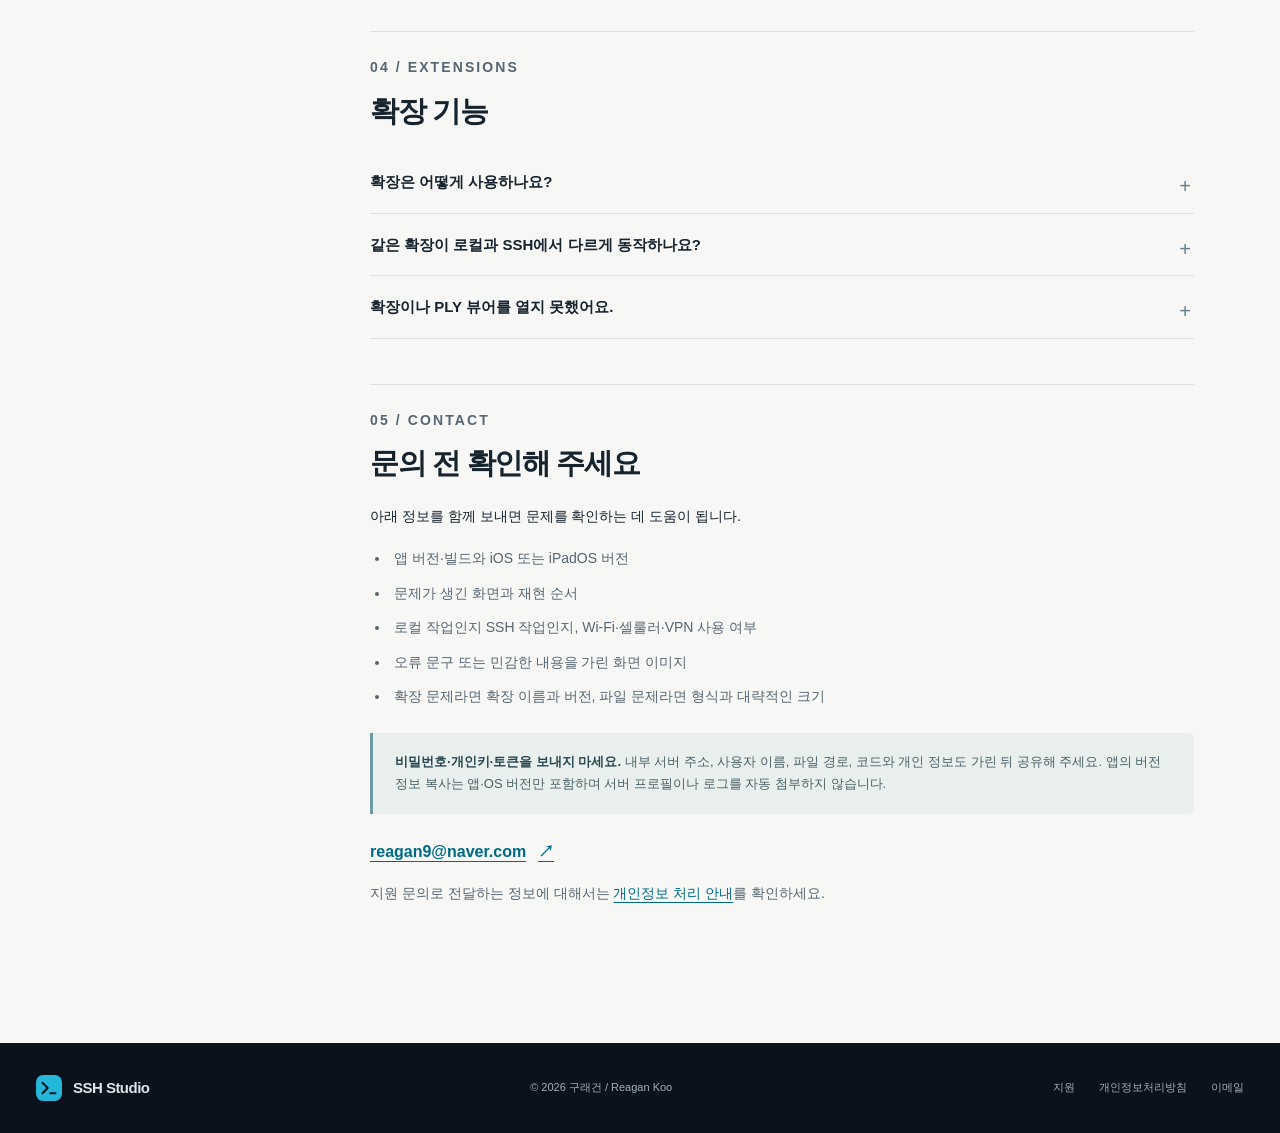
<file: support.html>
<!doctype html>
<html lang="ko">
<head>
  <meta charset="utf-8">
  <meta name="viewport" content="width=device-width, initial-scale=1">
  <meta name="color-scheme" content="light dark">
  <meta name="description" content="SSH Studio의 SSH 연결, 로컬 편집, 파일 미리보기와 확장 사용 안내 및 지원 문의.">
  <meta name="theme-color" content="#0c121b">
  <title>지원 — SSH Studio</title>
  <link rel="canonical" href="https://reagan99.github.io/support.html">
  <link rel="alternate" hreflang="ko" href="https://reagan99.github.io/support.html">
  <link rel="alternate" hreflang="en" href="https://reagan99.github.io/en/support.html">
  <link rel="alternate" hreflang="x-default" href="https://reagan99.github.io/support.html">
  <link rel="icon" href="assets/mark.svg" type="image/svg+xml">
  <link rel="stylesheet" href="assets/style.css">
</head>
<body>
  <a class="skip-link" href="#main">본문으로 건너뛰기</a>
  <header class="site-header"><div class="header-inner"><a class="brand" href="index.html" aria-label="SSH Studio 홈"><img src="assets/mark.svg" width="32" height="32" alt=""><span>SSH Studio</span></a><div class="header-tools"><nav aria-label="주 메뉴"><a href="index.html">소개</a><a href="support.html" aria-current="page">지원</a><a href="privacy.html">개인정보</a></nav><nav class="language-switch" aria-label="언어 선택"><a href="support.html" lang="ko" hreflang="ko" aria-current="true">한국어</a><a href="en/support.html" lang="en" hreflang="en">English</a></nav></div></div></header>
  <main id="main">
    <section class="page-heading section"><p class="eyebrow">SUPPORT</p><h1>다시 작업으로<br>돌아갈 수 있도록.</h1><p>먼저 아래 안내를 확인하고, 도움이 더 필요하면 이메일로 알려주세요.</p><a class="button button-dark" href="mailto:reagan9@naver.com?subject=SSH%20Studio%20%EC%A7%80%EC%9B%90%20%EB%AC%B8%EC%9D%98">지원 문의하기 <span aria-hidden="true">↗</span></a><p class="contact-caption">구래건 / Reagan Koo · <a href="mailto:reagan9@naver.com">reagan9@naver.com</a></p></section>
    <div class="section support-layout">
      <aside class="page-index" aria-label="지원 안내 목차"><p class="eyebrow">빠른 안내</p><a href="#start">처음 시작하기</a><a href="#connection">SSH와 VPN 연결</a><a href="#files">편집과 파일 미리보기</a><a href="#extensions">확장 기능</a><a href="#contact">문의 전 확인</a></aside>
      <div class="support-content">
        <section class="help-section" id="start"><p class="eyebrow">01 / GET STARTED</p><h2>처음 시작하기</h2><details open><summary>서버 없이도 코드를 편집할 수 있나요?</summary><div><p>홈 화면에서 <strong>새 로컬 프로젝트</strong>를 선택하면 기기에 파일을 만들고 편집·저장할 수 있습니다. 기존 폴더는 <strong>Files 폴더 열기</strong>로 선택하세요. Files에서 연 폴더는 사본이 아니라 원본을 편집하므로, 중요한 파일은 미리 백업해 주세요.</p></div></details><details><summary>SSH 서버는 어떻게 연결하나요?</summary><div><p>서버 프로필에 호스트, 포트, 사용자 이름과 인증 방법을 입력하고 연결하세요. 처음 연결할 때 표시되는 호스트 키 지문을 서버 관리자에게 별도로 확인한 뒤 승인하세요. 호스트 키가 바뀌었다면 변경 사유를 먼저 확인해 주세요.</p></div></details></section>
        <section class="help-section" id="connection"><p class="eyebrow">02 / CONNECTION</p><h2>SSH와 VPN 연결</h2><details><summary>연결 중 화면에서 멈추거나 접속하지 못해요.</summary><div><p>서버 주소와 SSH 포트가 맞는지, 서버가 동작하는지 확인하세요. 회사 내부망이라면 <strong>이 iPhone 또는 iPad에서 VPN을 연결</strong>해야 합니다. Mac의 VPN 연결과 실제 기기의 VPN 연결은 별개입니다.</p><p>앱의 네트워크 진단에서 대상 서버의 경로와 TCP 연결을 확인할 수 있습니다. 회사의 앱별 VPN·접근 정책은 관리자에게 확인해 주세요. 기기 설정에서 앱의 로컬 네트워크와 셀룰러 사용 권한도 확인하세요.</p></div></details><details><summary>홈 화면에 다녀오면 다시 연결되기도 하나요?</summary><div><p>앱은 화면 전환만으로 정상 SSH 연결을 끊지 않습니다. 다만 iOS의 앱 정지, VPN 상태, 서버 설정에 따라 연결이 실제로 종료될 수 있습니다. 복귀 후 연결을 확인하고 필요한 경우 복구합니다.</p><p>계속 실행해야 하는 서버 작업은 서버의 <strong>tmux</strong> 같은 세션 도구를 사용하면 기기 연결과 별개로 작업을 이어갈 수 있습니다. 닫기 전에는 편집한 파일을 저장해 주세요.</p></div></details><details><summary>비밀번호와 개인키는 어디에 저장되나요?</summary><div><p>앱이 관리하는 SSH 비밀번호·개인키·암호구는 이 기기의 Keychain에 저장되며 다른 기기로 동기화하지 않습니다. 서버 프로필을 삭제하면 연결된 앱 관리 자격 정보도 삭제합니다. <a href="privacy.html#device">기기 저장 정보 자세히 보기</a></p></div></details></section>
        <section class="help-section" id="files"><p class="eyebrow">03 / FILES &amp; EDITING</p><h2>편집과 파일 미리보기</h2><details><summary>파일을 저장할 때 충돌 안내가 나와요.</summary><div><p>앱이 파일을 연 뒤 다른 프로그램이 원본을 바꾸었을 수 있습니다. 변경 내용을 확인하고 보관할 버전을 선택해 주세요. 앱이 종료되면 미저장 편집 내용이 사라질 수 있으니 중요한 변경은 자주 저장하세요.</p></div></details><details><summary>이미지·영상은 다운로드되나요, 캐시인가요?</summary><div><p>미리보기는 원본을 유지하고 기기의 보호된 <strong>캐시</strong>로 준비해 편집기 영역의 탭에서 엽니다. Files나 Downloads에 별도 파일을 저장하는 동작과는 다릅니다. 원격 파일은 전체 전송이 완료된 뒤 열리므로 큰 영상은 준비 시간이 걸릴 수 있습니다.</p><p>작업공간별 캐시는 최대 512 MiB이며 닫힌 탭의 오래된 항목부터 정리합니다. 원본을 다시 읽으려면 뷰어의 새로고침을, 캐시를 지우려면 작업공간의 <strong>미디어 탭 닫고 캐시 비우기</strong>를 사용하세요. 지원 형식 안에서도 코덱과 기기에 따라 재생 가능 여부가 달라집니다.</p></div></details><details><summary>키보드를 내려도 특수 키를 쓸 수 있나요?</summary><div><p>터미널 보조 바의 키보드 버튼으로 화면 키보드를 내릴 수 있습니다. 보조 바는 남아 있어 Esc, Ctrl·Alt, 방향키와 펼친 특수 키패드를 계속 사용할 수 있습니다.</p></div></details></section>
        <section class="help-section" id="extensions"><p class="eyebrow">04 / EXTENSIONS</p><h2>확장 기능</h2><details><summary>확장은 어떻게 사용하나요?</summary><div><p>작업공간의 <strong>확장</strong>에서 Open VSX 패키지를 검색해 설치하세요. 설치한 확장을 열고 필요한 경우 제3자 코드 신뢰 안내를 확인해 활성화합니다. 파일 뷰어 확장은 해당 파일을 탐색기에서 열 때 사용할 수 있습니다.</p><p>확장은 게시자가 만든 제3자 코드입니다. 로컬 확장은 선택한 프로젝트를 읽고 열린 문서를 편집·저장할 수 있으며, 서버 확장은 SSH 사용자 권한으로 실행됩니다. 신뢰할 수 있는 게시자의 확장만 사용하세요.</p></div></details><details><summary>같은 확장이 로컬과 SSH에서 다르게 동작하나요?</summary><div><p>확장마다 필요한 API와 실행 프로그램이 다릅니다. 로컬 작업공간은 기기에서 지원하는 명령과 읽기 전용 뷰어를 실행하며, SSH 작업공간은 연결한 서버의 실행 환경을 사용합니다. Node.js나 별도 실행 파일을 요구하는 확장은 서버 환경이 필요할 수 있습니다.</p><p>AI 서비스를 사용하는 확장에는 해당 서비스의 계정과 이용 조건이 적용됩니다. 코드·채팅·파일이 서비스에 전달될 수 있으니 각 제공자의 개인정보처리방침을 확인하세요.</p></div></details><details><summary>확장이나 PLY 뷰어를 열지 못했어요.</summary><div><p>확장 이름·버전, 로컬/SSH 작업공간 구분과 오류 문구를 확인해 주세요. 파일 뷰어는 파일 형식과 확장이 지원하는 인코딩·구성에 영향을 받습니다. 재현에 필요한 최소 정보만 지원 메일로 보내 주세요. 원본 파일 전체나 서버 자격 정보를 보내실 필요는 없습니다.</p></div></details></section>
        <section class="help-section" id="contact"><p class="eyebrow">05 / CONTACT</p><h2>문의 전 확인해 주세요</h2><p>아래 정보를 함께 보내면 문제를 확인하는 데 도움이 됩니다.</p><ul class="content-list"><li>앱 버전·빌드와 iOS 또는 iPadOS 버전</li><li>문제가 생긴 화면과 재현 순서</li><li>로컬 작업인지 SSH 작업인지, Wi-Fi·셀룰러·VPN 사용 여부</li><li>오류 문구 또는 민감한 내용을 가린 화면 이미지</li><li>확장 문제라면 확장 이름과 버전, 파일 문제라면 형식과 대략적인 크기</li></ul><div class="notice"><p><strong>비밀번호·개인키·토큰을 보내지 마세요.</strong> 내부 서버 주소, 사용자 이름, 파일 경로, 코드와 개인 정보도 가린 뒤 공유해 주세요. 앱의 버전 정보 복사는 앱·OS 버전만 포함하며 서버 프로필이나 로그를 자동 첨부하지 않습니다.</p></div><a class="text-link" href="mailto:reagan9@naver.com">reagan9@naver.com <span aria-hidden="true">↗</span></a><p class="muted">지원 문의로 전달하는 정보에 대해서는 <a href="privacy.html#support-data">개인정보 처리 안내</a>를 확인하세요.</p></section>
      </div>
    </div>
  </main>
  <footer class="site-footer"><div class="footer-inner"><a class="brand" href="index.html"><img src="assets/mark.svg" width="26" height="26" alt=""><span>SSH Studio</span></a><p>© 2026 구래건 / Reagan Koo</p><nav aria-label="푸터 메뉴"><a href="support.html">지원</a><a href="privacy.html">개인정보처리방침</a><a href="mailto:reagan9@naver.com">이메일</a></nav></div></footer>
</body>
</html>
</file>
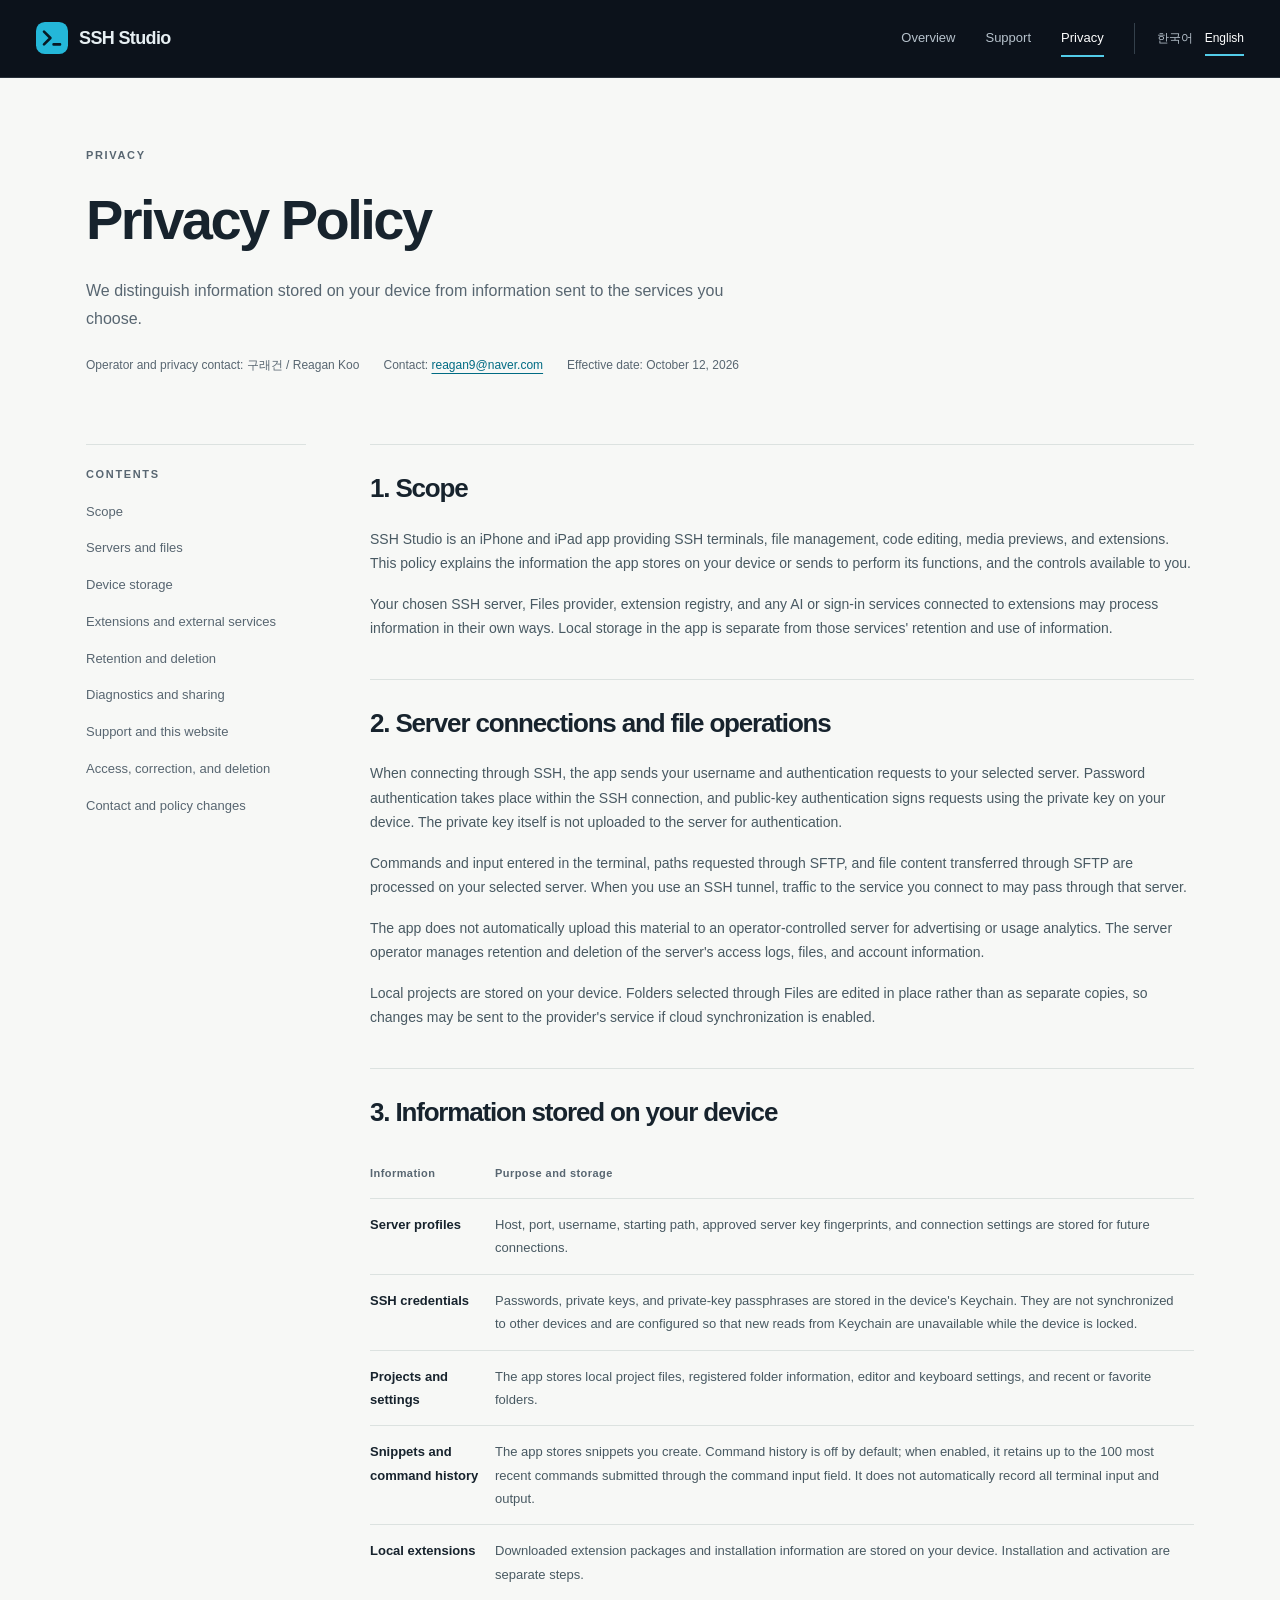
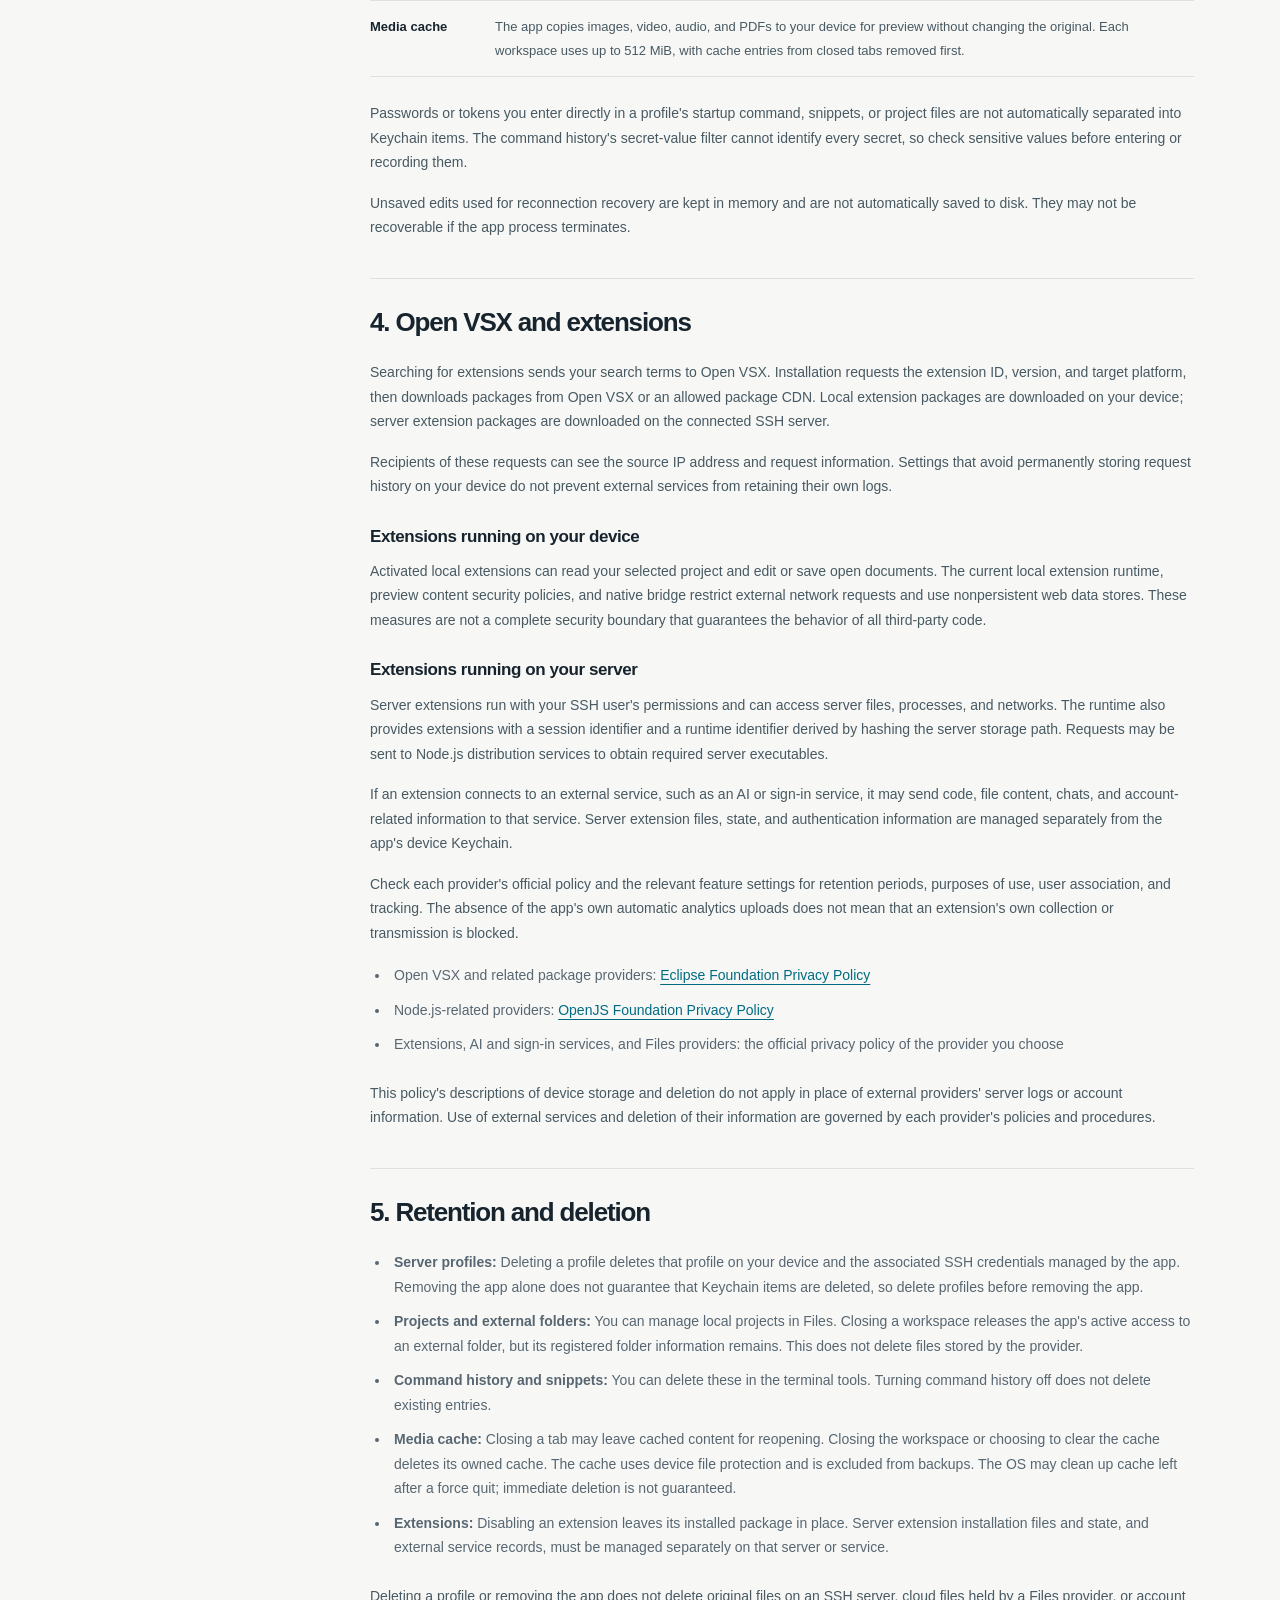
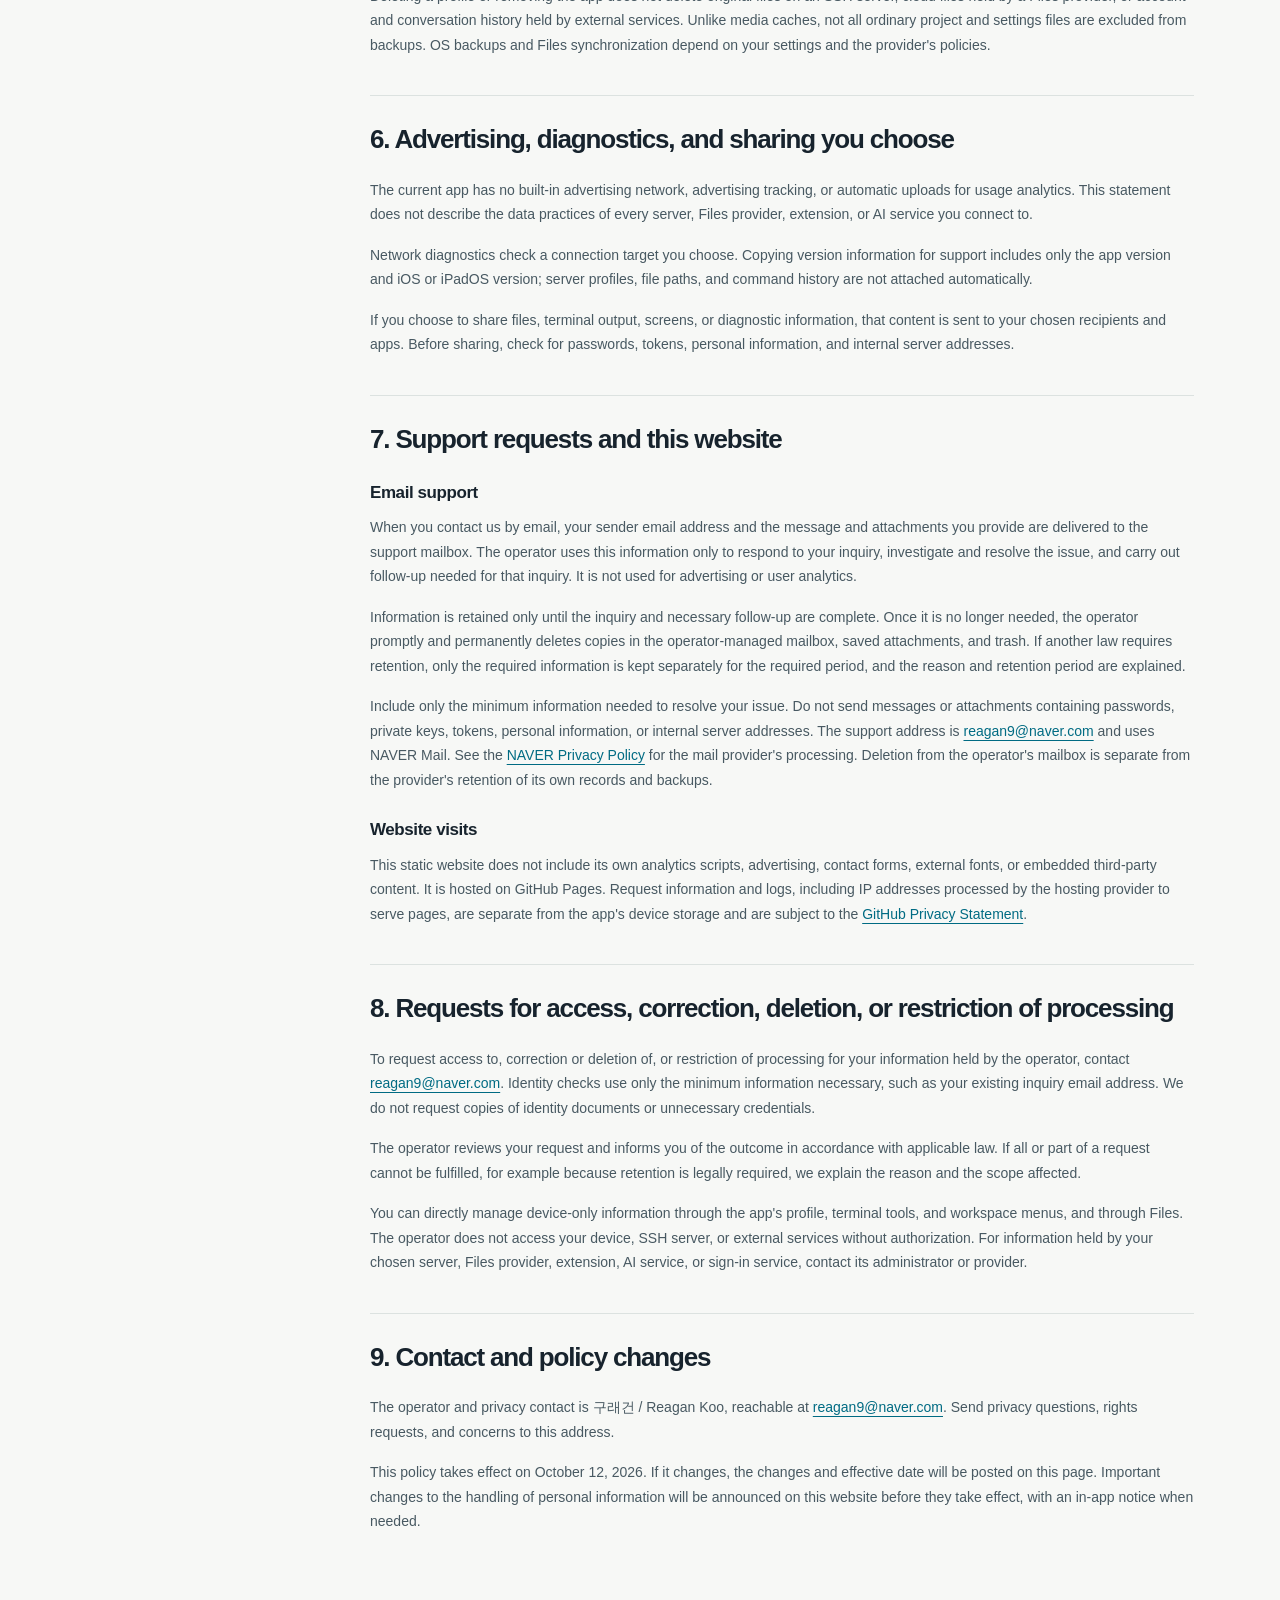
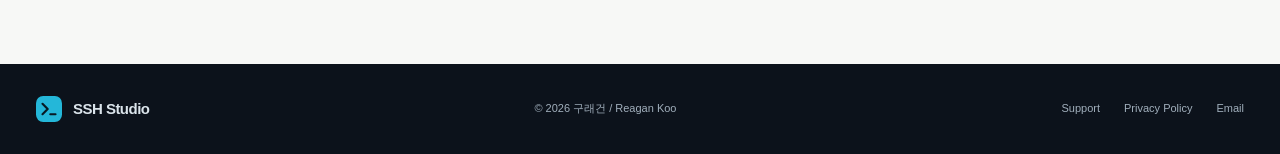
<file: en/privacy.html>
<!doctype html>
<html lang="en">
<head>
  <meta charset="utf-8">
  <meta name="viewport" content="width=device-width, initial-scale=1">
  <meta name="color-scheme" content="light dark">
  <meta name="description" content="How SSH Studio handles device storage, SSH and extension data flows, retention, and deletion.">
  <meta name="theme-color" content="#0c121b">
  <title>Privacy Policy — SSH Studio</title>
  <link rel="canonical" href="https://reagan99.github.io/en/privacy.html">
  <link rel="alternate" hreflang="ko" href="https://reagan99.github.io/privacy.html">
  <link rel="alternate" hreflang="en" href="https://reagan99.github.io/en/privacy.html">
  <link rel="alternate" hreflang="x-default" href="https://reagan99.github.io/privacy.html">
  <link rel="icon" href="../assets/mark.svg" type="image/svg+xml">
  <link rel="stylesheet" href="../assets/style.css">
</head>
<body>
  <a class="skip-link" href="#main">Skip to content</a>
  <header class="site-header"><div class="header-inner"><a class="brand" href="index.html" aria-label="SSH Studio home"><img src="../assets/mark.svg" width="32" height="32" alt=""><span>SSH Studio</span></a><div class="header-tools"><nav aria-label="Main navigation"><a href="index.html">Overview</a><a href="support.html">Support</a><a href="privacy.html" aria-current="page">Privacy</a></nav><nav class="language-switch" aria-label="Language"><a href="../privacy.html" lang="ko" hreflang="ko">한국어</a><a href="privacy.html" lang="en" hreflang="en" aria-current="true">English</a></nav></div></div></header>
  <main id="main">
    <section class="page-heading section privacy-heading"><p class="eyebrow">PRIVACY</p><h1>Privacy Policy</h1><p>We distinguish information stored on your device from information sent to the services you choose.</p><div class="policy-meta"><span>Operator and privacy contact: 구래건 / Reagan Koo</span><span>Contact: <a href="mailto:reagan9@naver.com">reagan9@naver.com</a></span><span>Effective date: October 12, 2026</span></div></section>
    <div class="section policy-layout">
      <aside class="page-index" aria-label="Privacy policy contents"><p class="eyebrow">CONTENTS</p><a href="#scope">Scope</a><a href="#connections">Servers and files</a><a href="#device">Device storage</a><a href="#extensions">Extensions and external services</a><a href="#deletion">Retention and deletion</a><a href="#diagnostics">Diagnostics and sharing</a><a href="#support-data">Support and this website</a><a href="#rights">Access, correction, and deletion</a><a href="#changes">Contact and policy changes</a></aside>
      <article class="policy-content">
        <section id="scope"><h2>1. Scope</h2><p>SSH Studio is an iPhone and iPad app providing SSH terminals, file management, code editing, media previews, and extensions. This policy explains the information the app stores on your device or sends to perform its functions, and the controls available to you.</p><p>Your chosen SSH server, Files provider, extension registry, and any AI or sign-in services connected to extensions may process information in their own ways. Local storage in the app is separate from those services' retention and use of information.</p></section>
        <section id="connections"><h2>2. Server connections and file operations</h2><p>When connecting through SSH, the app sends your username and authentication requests to your selected server. Password authentication takes place within the SSH connection, and public-key authentication signs requests using the private key on your device. The private key itself is not uploaded to the server for authentication.</p><p>Commands and input entered in the terminal, paths requested through SFTP, and file content transferred through SFTP are processed on your selected server. When you use an SSH tunnel, traffic to the service you connect to may pass through that server.</p><p>The app does not automatically upload this material to an operator-controlled server for advertising or usage analytics. The server operator manages retention and deletion of the server's access logs, files, and account information.</p><p>Local projects are stored on your device. Folders selected through Files are edited in place rather than as separate copies, so changes may be sent to the provider's service if cloud synchronization is enabled.</p></section>
        <section id="device"><h2>3. Information stored on your device</h2><div class="data-table-wrap"><table class="data-table"><caption class="visually-hidden">Stored information, its purpose, and how it is stored</caption><thead><tr><th scope="col">Information</th><th scope="col">Purpose and storage</th></tr></thead><tbody><tr><th scope="row">Server profiles</th><td>Host, port, username, starting path, approved server key fingerprints, and connection settings are stored for future connections.</td></tr><tr><th scope="row">SSH credentials</th><td>Passwords, private keys, and private-key passphrases are stored in the device's Keychain. They are not synchronized to other devices and are configured so that new reads from Keychain are unavailable while the device is locked.</td></tr><tr><th scope="row">Projects and settings</th><td>The app stores local project files, registered folder information, editor and keyboard settings, and recent or favorite folders.</td></tr><tr><th scope="row">Snippets and command history</th><td>The app stores snippets you create. Command history is off by default; when enabled, it retains up to the 100 most recent commands submitted through the command input field. It does not automatically record all terminal input and output.</td></tr><tr><th scope="row">Local extensions</th><td>Downloaded extension packages and installation information are stored on your device. Installation and activation are separate steps.</td></tr><tr><th scope="row">Media cache</th><td>The app copies images, video, audio, and PDFs to your device for preview without changing the original. Each workspace uses up to 512 MiB, with cache entries from closed tabs removed first.</td></tr></tbody></table></div><p>Passwords or tokens you enter directly in a profile's startup command, snippets, or project files are not automatically separated into Keychain items. The command history's secret-value filter cannot identify every secret, so check sensitive values before entering or recording them.</p><p>Unsaved edits used for reconnection recovery are kept in memory and are not automatically saved to disk. They may not be recoverable if the app process terminates.</p></section>
        <section id="extensions"><h2>4. Open VSX and extensions</h2><p>Searching for extensions sends your search terms to Open VSX. Installation requests the extension ID, version, and target platform, then downloads packages from Open VSX or an allowed package CDN. Local extension packages are downloaded on your device; server extension packages are downloaded on the connected SSH server.</p><p>Recipients of these requests can see the source IP address and request information. Settings that avoid permanently storing request history on your device do not prevent external services from retaining their own logs.</p><h3>Extensions running on your device</h3><p>Activated local extensions can read your selected project and edit or save open documents. The current local extension runtime, preview content security policies, and native bridge restrict external network requests and use nonpersistent web data stores. These measures are not a complete security boundary that guarantees the behavior of all third-party code.</p><h3>Extensions running on your server</h3><p>Server extensions run with your SSH user's permissions and can access server files, processes, and networks. The runtime also provides extensions with a session identifier and a runtime identifier derived by hashing the server storage path. Requests may be sent to Node.js distribution services to obtain required server executables.</p><p>If an extension connects to an external service, such as an AI or sign-in service, it may send code, file content, chats, and account-related information to that service. Server extension files, state, and authentication information are managed separately from the app's device Keychain.</p><p>Check each provider's official policy and the relevant feature settings for retention periods, purposes of use, user association, and tracking. The absence of the app's own automatic analytics uploads does not mean that an extension's own collection or transmission is blocked.</p><ul class="content-list"><li>Open VSX and related package providers: <a href="https://www.eclipse.org/legal/privacy/">Eclipse Foundation Privacy Policy</a></li><li>Node.js-related providers: <a href="https://privacy-policy.openjsf.org/">OpenJS Foundation Privacy Policy</a></li><li>Extensions, AI and sign-in services, and Files providers: the official privacy policy of the provider you choose</li></ul><p>This policy's descriptions of device storage and deletion do not apply in place of external providers' server logs or account information. Use of external services and deletion of their information are governed by each provider's policies and procedures.</p></section>
        <section id="deletion"><h2>5. Retention and deletion</h2><ul class="content-list"><li><strong>Server profiles:</strong> Deleting a profile deletes that profile on your device and the associated SSH credentials managed by the app. Removing the app alone does not guarantee that Keychain items are deleted, so delete profiles before removing the app.</li><li><strong>Projects and external folders:</strong> You can manage local projects in Files. Closing a workspace releases the app's active access to an external folder, but its registered folder information remains. This does not delete files stored by the provider.</li><li><strong>Command history and snippets:</strong> You can delete these in the terminal tools. Turning command history off does not delete existing entries.</li><li><strong>Media cache:</strong> Closing a tab may leave cached content for reopening. Closing the workspace or choosing to clear the cache deletes its owned cache. The cache uses device file protection and is excluded from backups. The OS may clean up cache left after a force quit; immediate deletion is not guaranteed.</li><li><strong>Extensions:</strong> Disabling an extension leaves its installed package in place. Server extension installation files and state, and external service records, must be managed separately on that server or service.</li></ul><p>Deleting a profile or removing the app does not delete original files on an SSH server, cloud files held by a Files provider, or account and conversation history held by external services. Unlike media caches, not all ordinary project and settings files are excluded from backups. OS backups and Files synchronization depend on your settings and the provider's policies.</p></section>
        <section id="diagnostics"><h2>6. Advertising, diagnostics, and sharing you choose</h2><p>The current app has no built-in advertising network, advertising tracking, or automatic uploads for usage analytics. This statement does not describe the data practices of every server, Files provider, extension, or AI service you connect to.</p><p>Network diagnostics check a connection target you choose. Copying version information for support includes only the app version and iOS or iPadOS version; server profiles, file paths, and command history are not attached automatically.</p><p>If you choose to share files, terminal output, screens, or diagnostic information, that content is sent to your chosen recipients and apps. Before sharing, check for passwords, tokens, personal information, and internal server addresses.</p></section>
        <section id="support-data">
          <h2>7. Support requests and this website</h2>
          <h3>Email support</h3>
          <p>When you contact us by email, your sender email address and the message and attachments you provide are delivered to the support mailbox. The operator uses this information only to respond to your inquiry, investigate and resolve the issue, and carry out follow-up needed for that inquiry. It is not used for advertising or user analytics.</p>
          <p>Information is retained only until the inquiry and necessary follow-up are complete. Once it is no longer needed, the operator promptly and permanently deletes copies in the operator-managed mailbox, saved attachments, and trash. If another law requires retention, only the required information is kept separately for the required period, and the reason and retention period are explained.</p>
          <p>Include only the minimum information needed to resolve your issue. Do not send messages or attachments containing passwords, private keys, tokens, personal information, or internal server addresses. The support address is <a href="mailto:reagan9@naver.com">reagan9@naver.com</a> and uses NAVER Mail. See the <a href="https://policy.naver.com/policy/privacy.html">NAVER Privacy Policy</a> for the mail provider's processing. Deletion from the operator's mailbox is separate from the provider's retention of its own records and backups.</p>
          <h3>Website visits</h3>
          <p>This static website does not include its own analytics scripts, advertising, contact forms, external fonts, or embedded third-party content. It is hosted on GitHub Pages. Request information and logs, including IP addresses processed by the hosting provider to serve pages, are separate from the app's device storage and are subject to the <a href="https://docs.github.com/en/site-policy/privacy-policies/github-general-privacy-statement">GitHub Privacy Statement</a>.</p>
        </section>
        <section id="rights">
          <h2>8. Requests for access, correction, deletion, or restriction of processing</h2>
          <p>To request access to, correction or deletion of, or restriction of processing for your information held by the operator, contact <a href="mailto:reagan9@naver.com">reagan9@naver.com</a>. Identity checks use only the minimum information necessary, such as your existing inquiry email address. We do not request copies of identity documents or unnecessary credentials.</p>
          <p>The operator reviews your request and informs you of the outcome in accordance with applicable law. If all or part of a request cannot be fulfilled, for example because retention is legally required, we explain the reason and the scope affected.</p>
          <p>You can directly manage device-only information through the app's profile, terminal tools, and workspace menus, and through Files. The operator does not access your device, SSH server, or external services without authorization. For information held by your chosen server, Files provider, extension, AI service, or sign-in service, contact its administrator or provider.</p>
        </section>
        <section id="changes">
          <h2>9. Contact and policy changes</h2>
          <p>The operator and privacy contact is 구래건 / Reagan Koo, reachable at <a href="mailto:reagan9@naver.com">reagan9@naver.com</a>. Send privacy questions, rights requests, and concerns to this address.</p>
          <p>This policy takes effect on October 12, 2026. If it changes, the changes and effective date will be posted on this page. Important changes to the handling of personal information will be announced on this website before they take effect, with an in-app notice when needed.</p>
        </section>
      </article>
    </div>
  </main>
  <footer class="site-footer"><div class="footer-inner"><a class="brand" href="index.html"><img src="../assets/mark.svg" width="26" height="26" alt=""><span>SSH Studio</span></a><p>© 2026 구래건 / Reagan Koo</p><nav aria-label="Footer navigation"><a href="support.html">Support</a><a href="privacy.html">Privacy Policy</a><a href="mailto:reagan9@naver.com">Email</a></nav></div></footer>
</body>
</html>
</file>
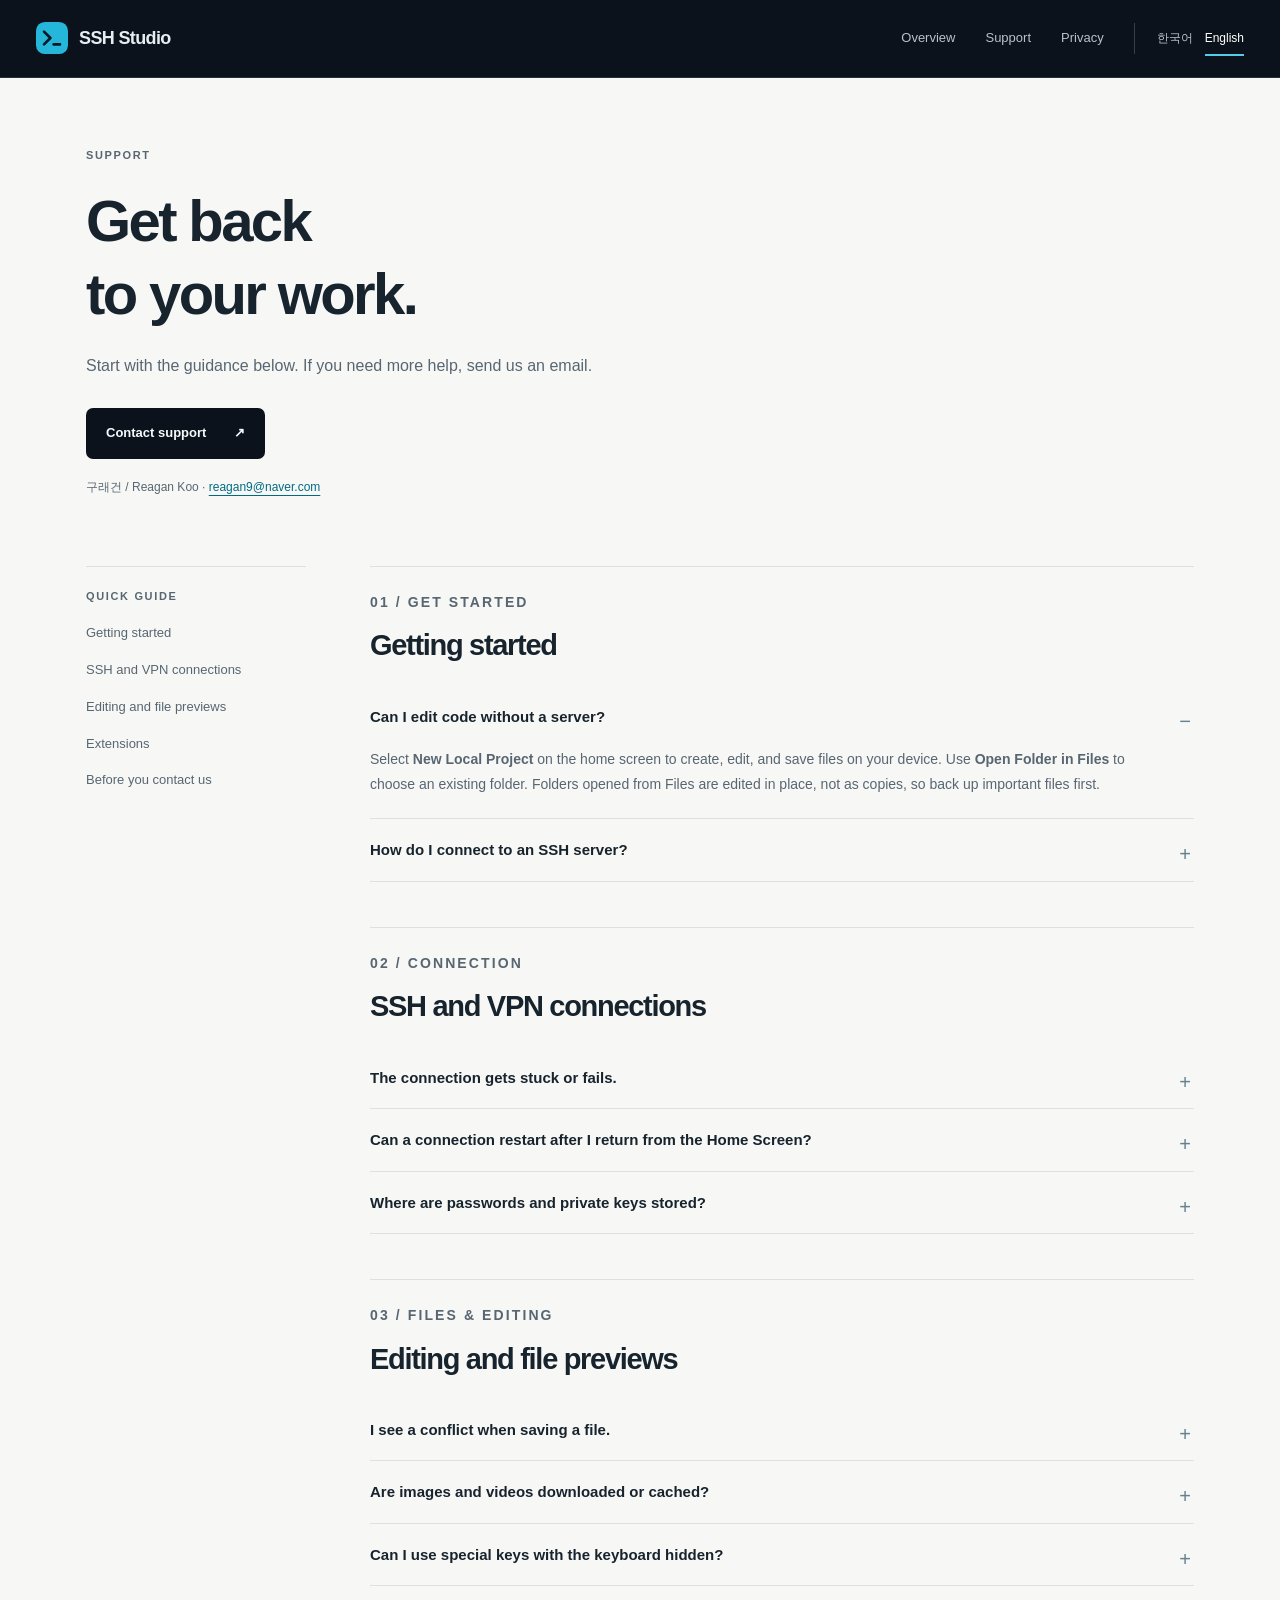
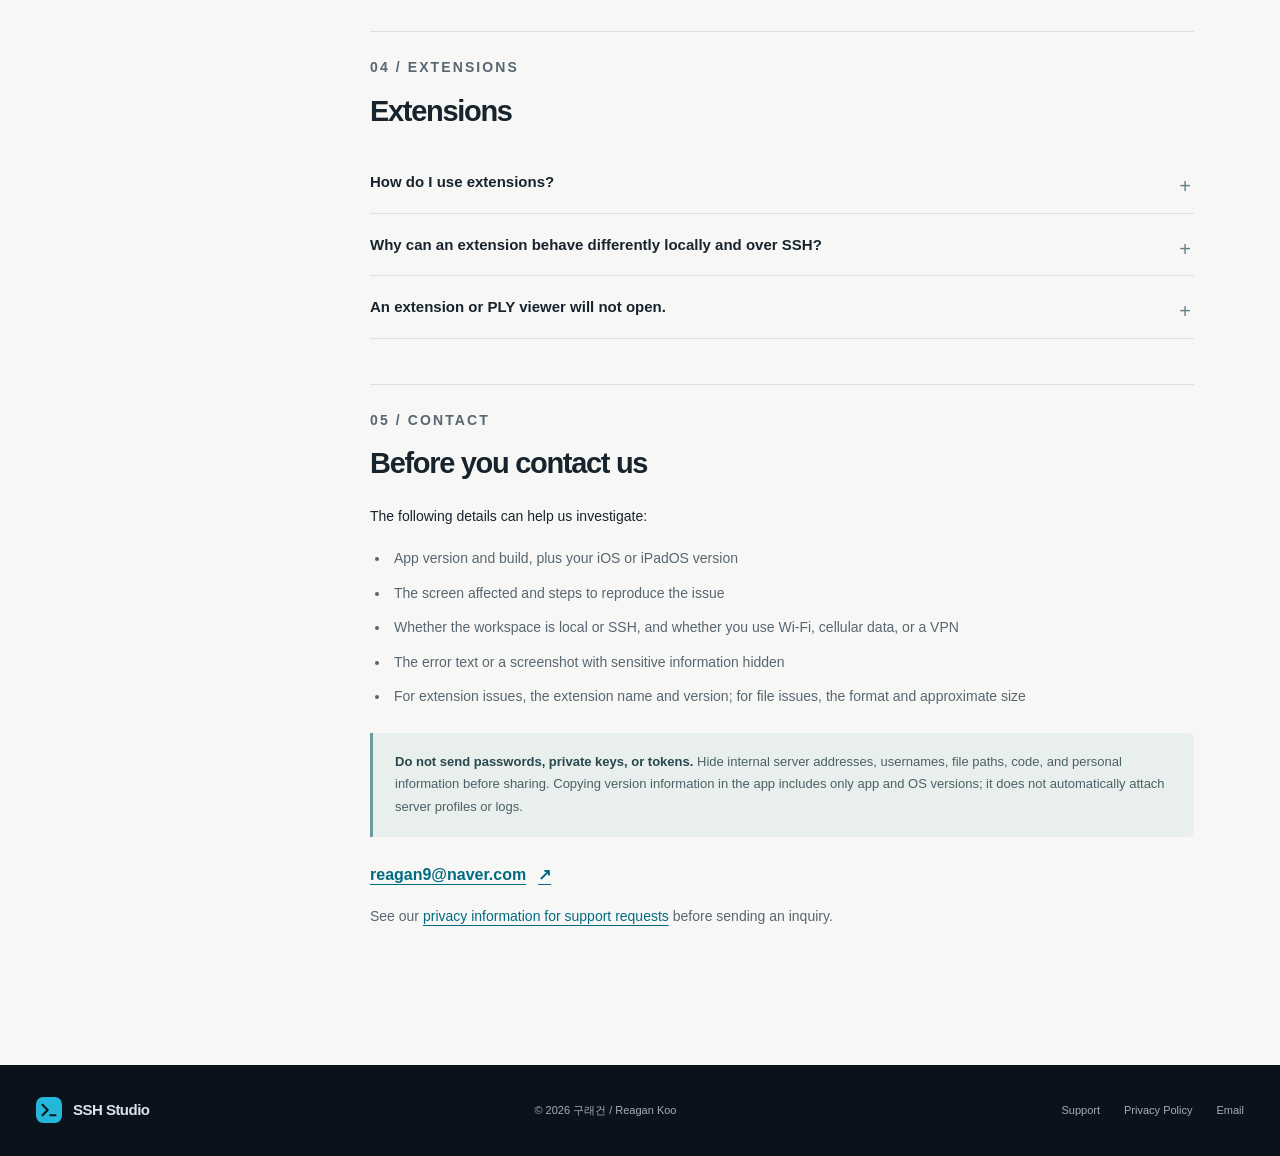
<file: en/support.html>
<!doctype html>
<html lang="en">
<head>
  <meta charset="utf-8">
  <meta name="viewport" content="width=device-width, initial-scale=1">
  <meta name="color-scheme" content="light dark">
  <meta name="description" content="Help and contact information for SSH connections, local editing, file previews, and extensions in SSH Studio.">
  <meta name="theme-color" content="#0c121b">
  <title>Support — SSH Studio</title>
  <link rel="canonical" href="https://reagan99.github.io/en/support.html">
  <link rel="alternate" hreflang="ko" href="https://reagan99.github.io/support.html">
  <link rel="alternate" hreflang="en" href="https://reagan99.github.io/en/support.html">
  <link rel="alternate" hreflang="x-default" href="https://reagan99.github.io/support.html">
  <link rel="icon" href="../assets/mark.svg" type="image/svg+xml">
  <link rel="stylesheet" href="../assets/style.css">
</head>
<body>
  <a class="skip-link" href="#main">Skip to content</a>
  <header class="site-header"><div class="header-inner"><a class="brand" href="index.html" aria-label="SSH Studio home"><img src="../assets/mark.svg" width="32" height="32" alt=""><span>SSH Studio</span></a><div class="header-tools"><nav aria-label="Main navigation"><a href="index.html">Overview</a><a href="support.html">Support</a><a href="privacy.html">Privacy</a></nav><nav class="language-switch" aria-label="Language"><a href="../support.html" lang="ko" hreflang="ko">한국어</a><a href="support.html" lang="en" hreflang="en" aria-current="true">English</a></nav></div></div></header>
  <main id="main">
    <section class="page-heading section"><p class="eyebrow">SUPPORT</p><h1>Get back<br>to your work.</h1><p>Start with the guidance below. If you need more help, send us an email.</p><a class="button button-dark" href="mailto:reagan9@naver.com?subject=SSH%20Studio%20Support">Contact support <span aria-hidden="true">↗</span></a><p class="contact-caption">구래건 / Reagan Koo · <a href="mailto:reagan9@naver.com">reagan9@naver.com</a></p></section>
    <div class="section support-layout">
      <aside class="page-index" aria-label="Support topics"><p class="eyebrow">QUICK GUIDE</p><a href="#start">Getting started</a><a href="#connection">SSH and VPN connections</a><a href="#files">Editing and file previews</a><a href="#extensions">Extensions</a><a href="#contact">Before you contact us</a></aside>
      <div class="support-content">
        <section class="help-section" id="start"><p class="eyebrow">01 / GET STARTED</p><h2>Getting started</h2><details open><summary>Can I edit code without a server?</summary><div><p>Select <strong>New Local Project</strong> on the home screen to create, edit, and save files on your device. Use <strong>Open Folder in Files</strong> to choose an existing folder. Folders opened from Files are edited in place, not as copies, so back up important files first.</p></div></details><details><summary>How do I connect to an SSH server?</summary><div><p>Enter the host, port, username, and authentication method in a server profile, then connect. Before approving the host key shown on your first connection, verify its fingerprint separately with your server administrator. If the host key changes, check the reason before proceeding.</p></div></details></section>
        <section class="help-section" id="connection"><p class="eyebrow">02 / CONNECTION</p><h2>SSH and VPN connections</h2><details><summary>The connection gets stuck or fails.</summary><div><p>Check the server address and SSH port, and make sure the server is running. For a private company network, <strong>connect the VPN on this iPhone or iPad</strong>. A VPN connection on your Mac is separate from the VPN connection on your physical device.</p><p>The app's network diagnostics can check the route and TCP connection to your selected server. Ask your administrator about per-app VPN or access policies. Also check the app's local network and cellular permissions in device settings.</p></div></details><details><summary>Can a connection restart after I return from the Home Screen?</summary><div><p>The app does not close a healthy SSH connection simply because you switch screens. However, iOS app suspension, VPN state, or server settings can cause the connection to end. The app checks the connection when you return and recovers it when needed.</p><p>For server jobs that must keep running, a session tool such as <strong>tmux</strong> lets work continue independently of the device connection. Save your edited files before closing the app.</p></div></details><details><summary>Where are passwords and private keys stored?</summary><div><p>SSH passwords, private keys, and passphrases managed by the app are stored in this device's Keychain and are not synchronized to other devices. Deleting a server profile also deletes the associated credentials managed by the app. <a href="privacy.html#device">Learn about device storage</a></p></div></details></section>
        <section class="help-section" id="files"><p class="eyebrow">03 / FILES &amp; EDITING</p><h2>Editing and file previews</h2><details><summary>I see a conflict when saving a file.</summary><div><p>Another program may have changed the original file since you opened it. Review the changes and choose the version to keep. Unsaved edits may be lost if the app terminates, so save important changes frequently.</p></div></details><details><summary>Are images and videos downloaded or cached?</summary><div><p>Previews leave the original unchanged and prepare a copy in a protected device <strong>cache</strong>, then open it in an editor tab. This is different from saving a separate file to Files or Downloads. Remote files open after the full transfer finishes, so large videos may take time to prepare.</p><p>The cache is limited to 512 MiB per workspace, with older entries from closed tabs removed first. To read the original again, refresh the viewer. To clear the cache, use <strong>Close Media Tabs and Clear Cache</strong> in the workspace. Even within supported formats, playback depends on the codec and device.</p></div></details><details><summary>Can I use special keys with the keyboard hidden?</summary><div><p>Use the keyboard button in the terminal accessory bar to hide the onscreen keyboard. The bar stays available, so you can still use Esc, Ctrl, Alt, arrow keys, and the expanded special keypad.</p></div></details></section>
        <section class="help-section" id="extensions"><p class="eyebrow">04 / EXTENSIONS</p><h2>Extensions</h2><details><summary>How do I use extensions?</summary><div><p>Search for and install Open VSX packages in your workspace's <strong>Extensions</strong> section. Open an installed extension and, when prompted, review the third-party code trust notice before activating it. File viewer extensions can be used when you open a matching file in the explorer.</p><p>Extensions are third-party code created by their publishers. Local extensions can read your selected project and edit or save open documents. Server extensions run with your SSH user's permissions. Use extensions only from publishers you trust.</p></div></details><details><summary>Why can an extension behave differently locally and over SSH?</summary><div><p>Each extension requires its own APIs and executables. Local workspaces run commands and read-only viewers supported on the device, while SSH workspaces use the connected server's runtime. Extensions requiring Node.js or a separate executable may need a server environment.</p><p>Extensions using AI services are subject to those services' accounts and terms. Code, chats, and files may be sent to the service, so review each provider's privacy policy.</p></div></details><details><summary>An extension or PLY viewer will not open.</summary><div><p>Check the extension name and version, whether the workspace is local or SSH, and the error message. File viewers depend on the file format and the encoding or structure supported by the extension. Email only the minimum information needed to reproduce the issue. You do not need to send the entire original file or server credentials.</p></div></details></section>
        <section class="help-section" id="contact"><p class="eyebrow">05 / CONTACT</p><h2>Before you contact us</h2><p>The following details can help us investigate:</p><ul class="content-list"><li>App version and build, plus your iOS or iPadOS version</li><li>The screen affected and steps to reproduce the issue</li><li>Whether the workspace is local or SSH, and whether you use Wi-Fi, cellular data, or a VPN</li><li>The error text or a screenshot with sensitive information hidden</li><li>For extension issues, the extension name and version; for file issues, the format and approximate size</li></ul><div class="notice"><p><strong>Do not send passwords, private keys, or tokens.</strong> Hide internal server addresses, usernames, file paths, code, and personal information before sharing. Copying version information in the app includes only app and OS versions; it does not automatically attach server profiles or logs.</p></div><a class="text-link" href="mailto:reagan9@naver.com">reagan9@naver.com <span aria-hidden="true">↗</span></a><p class="muted">See our <a href="privacy.html#support-data">privacy information for support requests</a> before sending an inquiry.</p></section>
      </div>
    </div>
  </main>
  <footer class="site-footer"><div class="footer-inner"><a class="brand" href="index.html"><img src="../assets/mark.svg" width="26" height="26" alt=""><span>SSH Studio</span></a><p>© 2026 구래건 / Reagan Koo</p><nav aria-label="Footer navigation"><a href="support.html">Support</a><a href="privacy.html">Privacy Policy</a><a href="mailto:reagan9@naver.com">Email</a></nav></div></footer>
</body>
</html>
</file>
<file: assets/style.css>
@charset "UTF-8";

:root {
  color-scheme: light;
  --ink: #17232d;
  --muted: #586671;
  --paper: #f7f8f6;
  --line: #dce2e0;
  --dark: #0c121b;
  --cyan: #53cce9;
  --link: #006b83;
  --radius: 14px;
  font-family: -apple-system, BlinkMacSystemFont, "Segoe UI", "Apple SD Gothic Neo", "Noto Sans KR", sans-serif;
}

* { box-sizing: border-box; }
html { scroll-padding-top: 100px; }
body { margin: 0; background: var(--paper); color: var(--ink); font-size: 16px; line-height: 1.75; word-break: keep-all; overflow-wrap: anywhere; }
a { color: var(--link); text-decoration-thickness: 1px; text-underline-offset: 4px; }
a:hover { text-decoration-thickness: 2px; }
a:focus-visible, summary:focus-visible { outline: 3px solid #0085a6; outline-offset: 5px; border-radius: 3px; }
img { max-width: 100%; height: auto; }
h1, h2, h3, p, figure { margin: 0; }
h1, h2, h3 { line-height: 1.25; letter-spacing: -0.045em; }
h1 { font-size: clamp(42px, 4.8vw, 68px); font-weight: 720; }
h2 { font-size: clamp(30px, 3.2vw, 44px); font-weight: 700; }
h3 { font-size: 22px; font-weight: 650; }
p + p { margin-top: 16px; }
.section { max-width: 1180px; padding: 92px 36px; margin: 0 auto; }
.eyebrow { font-size: 11px; letter-spacing: .15em; line-height: 1.4; font-weight: 700; color: var(--muted); }
.muted { color: var(--muted); font-size: 14px; }
.skip-link { position: fixed; left: 16px; top: 12px; z-index: 100; background: white; padding: 10px 18px; transform: translateY(-160%); }
.skip-link:focus { transform: translateY(0); }
.visually-hidden { position: absolute; width: 1px; height: 1px; padding: 0; margin: -1px; overflow: hidden; clip: rect(0, 0, 0, 0); white-space: nowrap; border: 0; }

.site-header { background: var(--dark); color: #e6eef2; border-bottom: 1px solid #28303a; }
.header-inner { max-width: 1280px; margin: 0 auto; display: flex; align-items: center; justify-content: space-between; padding: 22px 36px; gap: 24px; }
.brand { display: inline-flex; align-items: center; gap: 11px; font-size: 18px; font-weight: 700; color: inherit; text-decoration: none; letter-spacing: -.035em; flex-shrink: 0; }
.brand img { flex-shrink: 0; }
.header-tools { display: flex; align-items: center; justify-content: flex-end; gap: 30px; min-width: 0; }
.site-header nav { display: flex; align-items: center; gap: 30px; font-size: 13px; }
.site-header nav a { color: #b7c2cc; text-decoration: none; padding: 5px 0; }
.site-header nav a:hover, .site-header nav a[aria-current] { color: #fff; }
.site-header nav a[aria-current] { box-shadow: 0 2px var(--cyan); }
.site-header .language-switch { gap: 12px; padding-left: 22px; border-left: 1px solid #34404b; font-size: 12px; white-space: nowrap; }
html[lang="en"] body { word-break: normal; }
html[lang="en"] .hero h1 { letter-spacing: -.055em; }

.hero { background: var(--dark); color: #eef3f6; overflow: hidden; }
.hero-inner { max-width: 1280px; margin: 0 auto; padding: 88px 36px 74px; display: grid; grid-template-columns: .84fr 1.16fr; align-items: center; gap: 52px; }
.hero .eyebrow { color: #94a9b8; display: flex; gap: 8px; align-items: center; margin-bottom: 28px; }
.small-dot { width: 6px; height: 6px; display: inline-block; background: #48d5bb; border-radius: 50%; flex-shrink: 0; }
.hero h1 { font-size: clamp(42px, 4.5vw, 64px); line-height: 1.14; letter-spacing: -.06em; }
.hero h1 span { color: var(--cyan); }
.hero-description { color: #b0bdc9; font-size: 16px; margin-top: 26px; line-height: 1.9; }
.actions { display: flex; flex-wrap: wrap; gap: 20px; align-items: center; margin-top: 34px; }
.button { display: inline-flex; gap: 28px; align-items: center; justify-content: space-between; font-size: 13px; font-weight: 650; text-decoration: none; padding: 14px 20px; border-radius: 7px; min-height: 48px; }
.button-primary { background: var(--cyan); color: #06202a; }
.button-primary:hover { background: #7ddbf1; }
.button-dark { background: var(--dark); color: #f5f9fb; }
.button-dark:hover { background: #263645; }
.text-link { font-size: 13px; font-weight: 600; display: inline-flex; align-items: center; gap: 12px; }
.hero .text-link { color: #c1d1dd; text-decoration: none; }
.hero-platform { font-size: 11px; color: #7e909f; margin-top: 30px; }
.workspace-figure { min-width: 0; }
.workspace-demo { border: 1px solid #3c4c5b; background: #0b1017; border-radius: 12px; overflow: hidden; box-shadow: 0 30px 80px #0006; transform: perspective(1300px) rotateY(-5deg); }
.demo-top { height: 47px; border-bottom: 1px solid #2a3540; background: #151e28; display: flex; align-items: center; justify-content: space-between; padding: 0 17px; }
.demo-project { display: flex; gap: 9px; align-items: center; font-size: 12px; color: #d1dce4; }
.demo-caption { font-size: 9px; color: #8da0b0; letter-spacing: .02em; }
.demo-body { display: grid; grid-template-columns: 44px 144px minmax(0, 1fr); min-height: 348px; }
.demo-activity { border-right: 1px solid #26303b; display: flex; flex-direction: column; align-items: center; gap: 23px; padding: 19px 0; font-family: monospace; font-size: 19px; color: #708293; }
.demo-activity .active { color: #53cce9; }
.demo-explorer { padding-top: 18px; border-right: 1px solid #26303b; font-size: 11px; color: #a9b5c3; position: relative; }
.demo-label { letter-spacing: .07em; font-size: 8px; color: #8195a6; padding: 0 14px 17px; }
.demo-folder { padding: 4px 12px; }
.demo-file { padding: 4px 12px 4px 21px; white-space: nowrap; }
.demo-file.selected { background: #173a4a; color: #b7ebf8; }
.demo-folder-label { position: absolute; bottom: 28px; left: 16px; font-size: 11px; line-height: 1.7; color: #617788; }
.demo-editor { min-width: 0; }
.demo-tab { width: 132px; height: 37px; display: flex; align-items: center; gap: 8px; border-top: 2px solid #42bbdf; background: #122230; font-size: 10px; color: #a9c4d5; padding: 0 14px; }
.demo-tab > span:last-child { margin-left: auto; font-size: 14px; color: #6d879a; }
.file-dot { width: 5px; height: 5px; background: #5dc99d; display: block; border-radius: 50%; }
.demo-code { padding: 22px 10px 24px 0; font-family: "SFMono-Regular", Consolas, "Liberation Mono", monospace; font-size: clamp(9px, .85vw, 11px); line-height: 2; white-space: nowrap; color: #c4d0dd; }
.demo-code i { display: inline-block; font-style: normal; color: #526373; width: 31px; text-align: right; margin-right: 15px; }
.code-purple { color: #c09cd9; }
.code-cyan { color: #6ccfe6; }
.code-green { color: #b5d8a4; }
.code-muted { color: #73899a; }
.demo-terminal { border-top: 1px solid #28333f; }
.demo-terminal-tabs { display: flex; gap: 22px; font-size: 9px; padding: 12px 15px; color: #7f94a5; }
.demo-terminal-tabs > span:first-child { color: #d7e5ee; }
.demo-terminal-code { padding: 4px 15px 21px; font-family: "SFMono-Regular", Consolas, monospace; font-size: 10px; line-height: 1.95; color: #cad5e0; }
.cursor-block { display: inline-block; width: 6px; height: 12px; background: #a3c7db; vertical-align: text-bottom; }
.demo-status { display: flex; justify-content: space-between; background: #143548; font-size: 8px; color: #9bc2d8; padding: 4px 13px; }
.workspace-figure figcaption { color: #8398aa; font-size: 11px; text-align: center; margin-top: 25px; line-height: 1.8; }

.section-heading { display: grid; grid-template-columns: 1fr 1.1fr; gap: 24px; align-items: end; }
.section-heading .eyebrow { grid-column: 1 / -1; }
.section-heading > p:last-child { color: var(--muted); max-width: 390px; justify-self: end; font-size: 15px; margin: 0; }
.workflow-list { margin-top: 50px; border-top: 1px solid var(--line); }
.workflow-row { display: grid; grid-template-columns: 55px 1fr 240px; gap: 24px; align-items: start; padding: 34px 0; border-bottom: 1px solid var(--line); }
.row-number { font-family: "SFMono-Regular", Consolas, monospace; color: #75818a; font-size: 12px; padding-top: 5px; }
.workflow-row h3 { font-size: 21px; margin-bottom: 10px; }
.workflow-row p { font-size: 14px; color: var(--muted); max-width: 550px; }
.row-tags { display: flex; flex-wrap: wrap; gap: 7px; padding-top: 4px; }
.row-tags span { border: 1px solid #cddbdc; border-radius: 4px; padding: 3px 8px; color: #4b626a; font-size: 11px; }
.extension-section { background: #e7eeeb; }
.extension-inner { display: grid; grid-template-columns: 1fr 1fr; gap: 72px; padding-top: 68px; padding-bottom: 68px; }
.extension-inner h2 { margin-top: 20px; }
.extension-inner > div:last-child { padding-top: 32px; }
.extension-inner > div:last-child > p:first-child { font-size: 16px; }
.extension-inner .muted { margin-bottom: 22px; }
.closing-section { display: flex; align-items: center; justify-content: space-between; gap: 30px; padding-top: 70px; padding-bottom: 70px; }
.closing-section h2 { margin: 15px 0 14px; font-size: 34px; }
.closing-section p:last-child { color: var(--muted); font-size: 14px; }
.site-footer { background: var(--dark); color: #a1afbc; }
.footer-inner { max-width: 1280px; padding: 32px 36px; margin: 0 auto; display: flex; justify-content: space-between; align-items: center; gap: 24px; }
.site-footer .brand { font-size: 15px; color: #dbe4eb; }
.site-footer p { font-size: 11px; }
.site-footer nav { display: flex; flex-wrap: wrap; gap: 24px; font-size: 11px; }
.site-footer nav a { color: #a1afbc; text-decoration: none; }
.site-footer nav a:hover { color: #fff; text-decoration: underline; }

.page-heading { padding-top: 70px; padding-bottom: 54px; }
.page-heading h1 { margin: 22px 0; font-size: clamp(38px, 4.6vw, 58px); }
.page-heading > p:not(.eyebrow, .contact-caption) { color: var(--muted); max-width: 650px; }
.page-heading .button { margin-top: 28px; }
.contact-caption { font-size: 12px; color: var(--muted); margin-top: 18px; }
.support-layout, .policy-layout { display: grid; grid-template-columns: 220px minmax(0, 1fr); gap: 64px; padding-top: 14px; align-items: start; }
.page-index { border-top: 1px solid var(--line); padding-top: 22px; position: sticky; top: 30px; }
.page-index .eyebrow { margin-bottom: 18px; }
.page-index a { display: block; color: var(--muted); font-size: 13px; margin-bottom: 14px; text-decoration: none; }
.page-index a:hover { color: var(--link); text-decoration: underline; }
.help-section { padding: 26px 0 45px; border-top: 1px solid var(--line); scroll-margin-top: 30px; }
.help-section h2 { font-size: 29px; margin: 15px 0 22px; }
.help-section details { border-bottom: 1px solid var(--line); }
.help-section summary { list-style: none; cursor: pointer; padding: 18px 34px 18px 0; position: relative; font-size: 15px; font-weight: 600; line-height: 1.7; }
.help-section summary::-webkit-details-marker { display: none; }
.help-section summary::after { content: "+"; position: absolute; right: 3px; top: 18px; font-weight: 400; font-size: 20px; color: #65818b; }
.help-section details[open] summary::after { content: "−"; }
.help-section details > div { padding: 0 28px 22px 0; font-size: 14px; color: var(--muted); }
.help-section > p { font-size: 14px; }
.help-section .text-link { margin: 12px 0 15px; font-size: 16px; }
.content-list { padding-left: 20px; color: var(--muted); font-size: 14px; margin: 18px 0 24px; }
.content-list li { padding-left: 4px; margin-bottom: 10px; }
.notice { border-left: 3px solid #6b9ca4; background: #e9efec; border-radius: 0 6px 6px 0; padding: 18px 22px; font-size: 13px; color: #4a6167; margin-top: 24px; }
.notice strong { color: #28474f; font-weight: 650; }
.help-section .notice { margin-bottom: 12px; }

.privacy-heading h1 { font-size: clamp(34px, 4.5vw, 56px); }
.policy-meta { display: flex; flex-wrap: wrap; gap: 9px 24px; margin-top: 22px; font-size: 12px; color: var(--muted); }
.policy-content > section { border-top: 1px solid var(--line); padding: 27px 0 38px; scroll-margin-top: 30px; }
.policy-content h2 { font-size: 26px; margin-bottom: 22px; }
.policy-content h3 { font-size: 17px; letter-spacing: -.025em; margin: 27px 0 12px; }
.policy-content p { font-size: 14px; color: #485962; }
.policy-content .notice p { font-size: 13px; }
.data-table-wrap { overflow-x: auto; margin: 8px 0 24px; }
.data-table { width: 100%; border-collapse: collapse; text-align: left; font-size: 13px; line-height: 1.8; }
.data-table th, .data-table td { border-bottom: 1px solid var(--line); padding: 14px 16px 14px 0; vertical-align: top; }
.data-table thead th { font-size: 11px; letter-spacing: .04em; color: var(--muted); }
.data-table tbody th { width: 125px; min-width: 110px; font-weight: 600; color: var(--ink); }
.data-table td { color: #485962; }

@media (max-width: 1100px) {
  .hero-inner { gap: 30px; grid-template-columns: .9fr 1.1fr; }
  .hero h1 { font-size: 48px; }
  .demo-body { grid-template-columns: 34px 112px minmax(0, 1fr); }
  .demo-file { padding-left: 14px; }
  .demo-code { font-size: 9px; }
  .demo-code i { width: 21px; margin-right: 10px; }
  .demo-caption { display: none; }
  .workflow-row { grid-template-columns: 40px 1fr 180px; }
  .support-layout, .policy-layout { gap: 40px; grid-template-columns: 180px minmax(0, 1fr); }
}

@media (max-width: 800px) {
  .header-inner { padding: 20px 24px; }
  .header-tools { gap: 22px; }
  .site-header nav { gap: 20px; }
  .site-header .language-switch { gap: 10px; padding-left: 18px; }
  .section { padding-left: 24px; padding-right: 24px; }
  .hero-inner { grid-template-columns: 1fr; gap: 50px; padding: 54px 24px 45px; }
  .hero h1 { font-size: 58px; }
  .hero-description { font-size: 16px; }
  .hero-platform { margin-top: 24px; }
  .workspace-figure { max-width: 640px; width: 100%; }
  .workspace-demo { transform: none; }
  .demo-body { grid-template-columns: 44px 150px minmax(0, 1fr); min-height: 335px; }
  .demo-code { font-size: 11px; }
  .demo-code i { width: 31px; margin-right: 15px; }
  .demo-caption { display: inline; }
  .section-heading { display: block; }
  .section-heading h2 { margin: 20px 0 18px; }
  .section-heading > p:last-child { justify-self: auto; }
  .workspace-section { padding-top: 64px; padding-bottom: 64px; }
  .workflow-row { grid-template-columns: 32px 1fr; gap: 18px; padding: 27px 0; }
  .row-tags { grid-column: 2; padding-top: 0; }
  .extension-inner { gap: 36px; }
  .extension-inner > div:last-child { padding-top: 29px; }
  .footer-inner { padding: 30px 24px; flex-wrap: wrap; gap: 18px; }
  .site-footer nav { width: 100%; }
  .page-heading { padding-top: 50px; padding-bottom: 44px; }
  .support-layout, .policy-layout { grid-template-columns: 1fr; gap: 38px; padding-top: 0; }
  .page-index { position: static; display: flex; flex-wrap: wrap; gap: 10px 20px; padding-top: 20px; }
  .page-index .eyebrow { width: 100%; margin: 0 0 4px; }
  .page-index a { margin: 0; font-size: 12px; }
  .help-section { padding-top: 22px; }
}

@media (max-width: 680px) {
  .header-inner { flex-wrap: wrap; gap: 16px; }
  .header-tools { width: 100%; justify-content: space-between; gap: 12px; }
}

@media (max-width: 520px) {
  .header-inner { padding: 17px 20px; gap: 16px; flex-wrap: wrap; }
  .header-tools { width: 100%; justify-content: space-between; gap: 12px; }
  .brand { font-size: 16px; gap: 8px; }
  .brand img { width: 28px; height: 28px; }
  .site-header nav { gap: 15px; font-size: 11px; }
  .site-header .language-switch { gap: 9px; padding-left: 13px; font-size: 11px; }
  .section { padding-left: 20px; padding-right: 20px; }
  .hero-inner { padding: 44px 20px 36px; gap: 38px; }
  .hero h1 { font-size: clamp(40px, 10vw, 52px); }
  .hero .eyebrow { margin-bottom: 23px; font-size: 10px; }
  .hero-description { font-size: 14px; }
  .actions { gap: 18px; margin-top: 26px; }
  .button { font-size: 12px; padding: 13px 17px; }
  .hero .text-link { font-size: 12px; }
  .demo-top { height: 39px; padding: 0 12px; }
  .demo-body { grid-template-columns: 29px 94px minmax(0, 1fr); min-height: 287px; }
  .demo-activity { font-size: 15px; gap: 22px; }
  .demo-explorer { font-size: 8px; padding-top: 16px; }
  .demo-label { padding: 0 9px 12px; font-size: 7px; }
  .demo-folder, .demo-file { padding-left: 9px; padding-right: 4px; }
  .demo-folder-label { font-size: 8px; left: 10px; bottom: 24px; }
  .demo-project { font-size: 10px; }
  .demo-caption { font-size: 8px; }
  .demo-tab { width: 100px; height: 33px; font-size: 8px; padding: 0 9px; gap: 6px; }
  .demo-code { font-size: clamp(6.5px, 1.85vw, 9px); padding-top: 19px; padding-bottom: 23px; line-height: 2; }
  .demo-code i { width: 15px; margin-right: 7px; }
  .demo-terminal-tabs { font-size: 8px; padding: 9px; gap: 14px; }
  .demo-terminal-code { font-size: 8px; padding: 4px 9px 16px; }
  .cursor-block { width: 5px; height: 10px; }
  .workspace-figure figcaption { font-size: 10px; margin-top: 17px; }
  .section-heading h2 { font-size: 32px; }
  .workflow-list { margin-top: 32px; }
  .workflow-row h3 { font-size: 19px; }
  .workflow-row p { font-size: 13px; }
  .workflow-row { grid-template-columns: 23px 1fr; gap: 13px; }
  .extension-inner { display: block; padding-top: 48px; padding-bottom: 48px; }
  .extension-inner h2 { font-size: 32px; }
  .extension-inner > div:last-child { padding-top: 24px; }
  .extension-inner > div:last-child > p:first-child { font-size: 14px; }
  .closing-section { display: block; padding-top: 48px; padding-bottom: 48px; }
  .closing-section .button { margin-top: 24px; }
  .footer-inner { padding: 27px 20px; gap: 15px 24px; }
  .site-footer p { font-size: 10px; }
  .site-footer nav { gap: 20px; }
  .page-heading h1 { font-size: 38px; }
  .page-heading > p:not(.eyebrow, .contact-caption) { font-size: 14px; }
  .help-section h2 { font-size: 26px; }
  .help-section summary { font-size: 14px; }
  .help-section details > div { font-size: 13px; padding-right: 12px; }
  .notice { padding: 15px 17px; }
  .privacy-heading h1 { font-size: 32px; }
  .policy-meta { display: block; font-size: 11px; }
  .policy-meta span { display: block; margin-top: 5px; }
  .policy-content h2 { font-size: 23px; }
  .policy-content p { font-size: 13px; }
  .data-table { font-size: 12px; }
  .data-table tbody th { width: 92px; min-width: 80px; }
  .data-table th, .data-table td { padding-right: 10px; }
}

@media (prefers-reduced-motion: reduce) {
  html { scroll-behavior: auto; }
}
</file>
